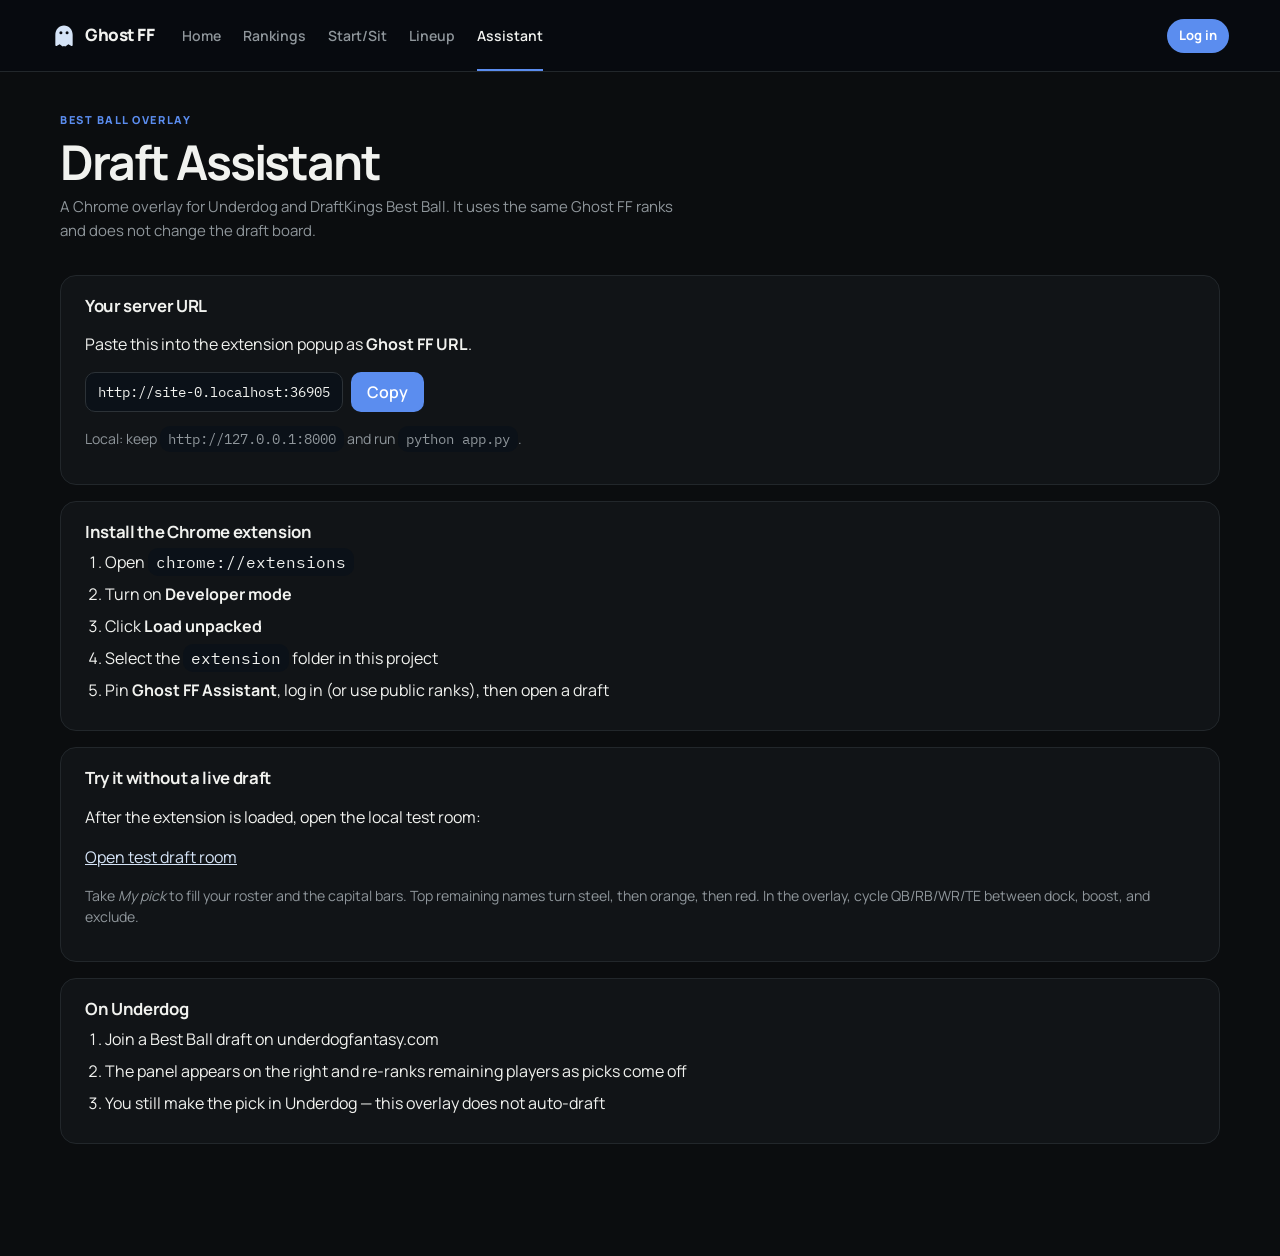
<file: assistant.html>
<!DOCTYPE html>
<html lang="en">
  <head>
    <meta charset="UTF-8" />
    <meta name="viewport" content="width=device-width, initial-scale=1.0, viewport-fit=cover" />
    <title>Assistant · Ghost FF</title>
    <link rel="stylesheet" href="brand.css?v=20261002-theme" />
    <link rel="stylesheet" href="styles.css?v=20261002-theme" />
    <link rel="stylesheet" href="ui-theme.css?v=20261002-theme" />
  </head>
  <body class="has-mobile-nav">
    <div class="app-shell">
      <div class="header-cluster">
        <div class="top-bar-chrome">
          <a class="logo-section logo-link" href="/home">
            <span class="logo-mark" aria-hidden="true"></span>
            <div class="logo-copy">
              <h1>Ghost FF</h1>
            </div>
          </a>
          <button type="button" id="nav-expand-toggle" class="nav-expand-toggle" aria-expanded="false" aria-controls="top-bar-nav">
            <span class="nav-expand-label">Menu</span>
            <span class="nav-expand-chevron" aria-hidden="true"></span>
          </button>
        </div>
        <div class="top-bar-nav" id="top-bar-nav">
          <nav class="page-nav" aria-label="Ghost FF">
            <a href="/home" class="page-link">Home</a>
            <a href="/" class="page-link">Rankings</a>
            <a href="/start-sit" class="page-link">Start/Sit</a>
            <a href="/lineup" class="page-link">Lineup</a>
            <a href="/assistant" class="page-link is-current" aria-current="page">Assistant</a>
          </nav>
          <div class="top-bar-account">
            <span id="user-display" class="user-display"></span>
            <button id="login-button" class="nav-login" type="button">Log in</button>
            <button id="logout-button" class="page-link" type="button" style="display: none;">Log out</button>
          </div>
        </div>
      </div>

      <main class="ghost-main">
        <header class="ghost-hero">
          <p class="ghost-kicker">Best Ball overlay</p>
          <h2>Draft Assistant</h2>
          <p class="ghost-lede">A Chrome overlay for Underdog and DraftKings Best Ball. It uses the same Ghost FF ranks and does not change the draft board.</p>
        </header>

        <section class="ghost-panel">
          <h2>Your server URL</h2>
          <p>Paste this into the extension popup as <strong>Ghost FF URL</strong>.</p>
          <p class="copy-row">
            <code class="ghost-copy" id="api-base"></code>
            <button id="copy-api" type="button">Copy</button>
          </p>
          <p class="ghost-note">Local: keep <code class="ghost-copy">http://127.0.0.1:8000</code> and run <code class="ghost-copy">python app.py</code>.</p>
        </section>

        <section class="ghost-panel">
          <h2>Install the Chrome extension</h2>
          <ol>
            <li>Open <code class="ghost-copy">chrome://extensions</code></li>
            <li>Turn on <strong>Developer mode</strong></li>
            <li>Click <strong>Load unpacked</strong></li>
            <li>Select the <code class="ghost-copy">extension</code> folder in this project</li>
            <li>Pin <strong>Ghost FF Assistant</strong>, log in (or use public ranks), then open a draft</li>
          </ol>
        </section>

        <section class="ghost-panel">
          <h2>Try it without a live draft</h2>
          <p>After the extension is loaded, open the local test room:</p>
          <p><a id="test-link" href="/extension/test-draft-room.html">Open test draft room</a></p>
          <p class="ghost-note">Take <em>My pick</em> to fill your roster and the capital bars. Top remaining names turn steel, then orange, then red. In the overlay, cycle QB/RB/WR/TE between dock, boost, and exclude.</p>
        </section>

        <section class="ghost-panel">
          <h2>On Underdog</h2>
          <ol>
            <li>Join a Best Ball draft on underdogfantasy.com</li>
            <li>The panel appears on the right and re-ranks remaining players as picks come off</li>
            <li>You still make the pick in Underdog — this overlay does not auto-draft</li>
          </ol>
        </section>
      </main>
    </div>
    <nav class="mobile-nav" aria-label="Mobile">
      <a href="/home">Home</a>
      <a href="/">Rankings</a>
      <a href="/start-sit">Start/Sit</a>
      <a href="/lineup">Lineup</a>
    </nav>
    <script src="account-nav.js?v=20261008-account"></script>
    <script>
      const origin = window.location.origin;
      document.getElementById('api-base').textContent = origin;
      document.getElementById('copy-api').addEventListener('click', async () => {
        await navigator.clipboard.writeText(origin);
        document.getElementById('copy-api').textContent = 'Copied';
      });
      const navToggle = document.getElementById('nav-expand-toggle');
      const headerCluster = document.querySelector('.header-cluster');
      navToggle?.addEventListener('click', () => {
        const open = headerCluster.classList.toggle('is-nav-open');
        navToggle.setAttribute('aria-expanded', open ? 'true' : 'false');
      });
    </script>
  </body>
</html>
</file>
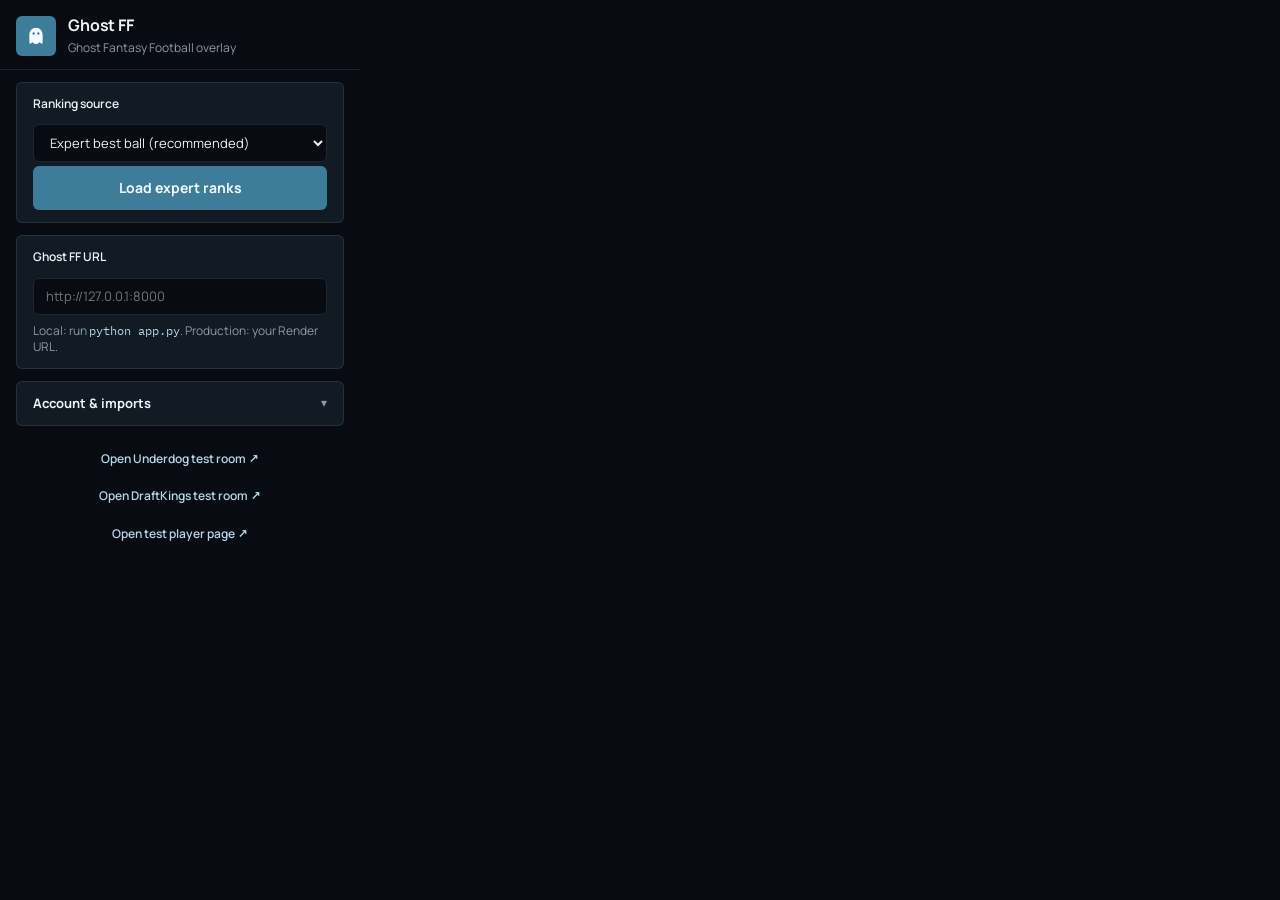
<file: extension/popup.html>
<!DOCTYPE html>
<html lang="en">
  <head>
    <meta charset="UTF-8" />
    <title>Ghost FF Assistant</title>
    <link rel="stylesheet" href="brand.css" />
    <link rel="stylesheet" href="popup.css" />
  </head>
  <body>
    <header class="popup-header">
      <div class="logo" aria-hidden="true"></div>
      <div>
        <h1>Ghost FF</h1>
        <p class="lede">Ghost Fantasy Football overlay</p>
      </div>
    </header>

    <div id="status" class="status-banner" role="status"></div>

    <section class="card">
      <label for="rank-source">Ranking source</label>
      <select id="rank-source">
        <option value="expert">Expert best ball (recommended)</option>
        <option value="csv">Imported CSV ranks</option>
        <option value="custom">My saved ranks</option>
      </select>
      <button id="public" type="button" class="primary">Load expert ranks</button>
    </section>

    <section class="card">
      <label for="api-base">Ghost FF URL</label>
      <input id="api-base" type="url" placeholder="http://127.0.0.1:8000" />
      <p class="hint">Local: run <code>python app.py</code>. Production: your Render URL.</p>
    </section>

    <details class="card collapsible">
      <summary>Account &amp; imports</summary>
      <div class="card-body">
        <label for="username">Username</label>
        <input id="username" type="text" autocomplete="username" />

        <label for="password">Password</label>
        <input id="password" type="password" autocomplete="current-password" />

        <div class="btn-row">
          <button id="login" type="button">Log in</button>
          <button id="logout" type="button" class="secondary">Log out</button>
        </div>

        <hr class="divider" />

        <label class="file-label">
          Import rank CSV
          <input id="rank-csv" type="file" accept=".csv,text/csv" />
        </label>
        <label class="file-label">
          Import lineups or exposure CSV
          <input id="exposure-csv" type="file" accept=".csv,text/csv" />
        </label>
        <p class="hint">Lineups: <code>draft_id,player,pos,team</code>. Daily teams can be 4–8 players; season-long needs 8+. Exposure-only CSV applies to the overlay's current mode (Season or Daily). Log in to keep lineups on your Ghost FF account across browsers.</p>
        <p id="ud-dict-status" class="hint">Player IDs learned: 0. Open a completed Underdog team or a live draft room to start the ID sheet.</p>
        <button id="sync-underdog" type="button" class="full">Sync Underdog lineups</button>
        <p id="portfolio-status" class="hint"></p>
        <button id="clear-csv" type="button" class="secondary full">Clear imported CSV ranks</button>
      </div>
    </details>

    <footer class="popup-footer">
      <button id="open-test" type="button" class="link-btn">Open Underdog test room ↗</button>
      <button id="open-dk-test" type="button" class="link-btn">Open DraftKings test room ↗</button>
      <button id="open-explorer" type="button" class="link-btn">Open test player page ↗</button>
    </footer>

    <script src="lib/portfolio.js"></script>
    <script src="lib/csv-import.js"></script>
    <script src="popup.js"></script>
  </body>
</html>
</file>
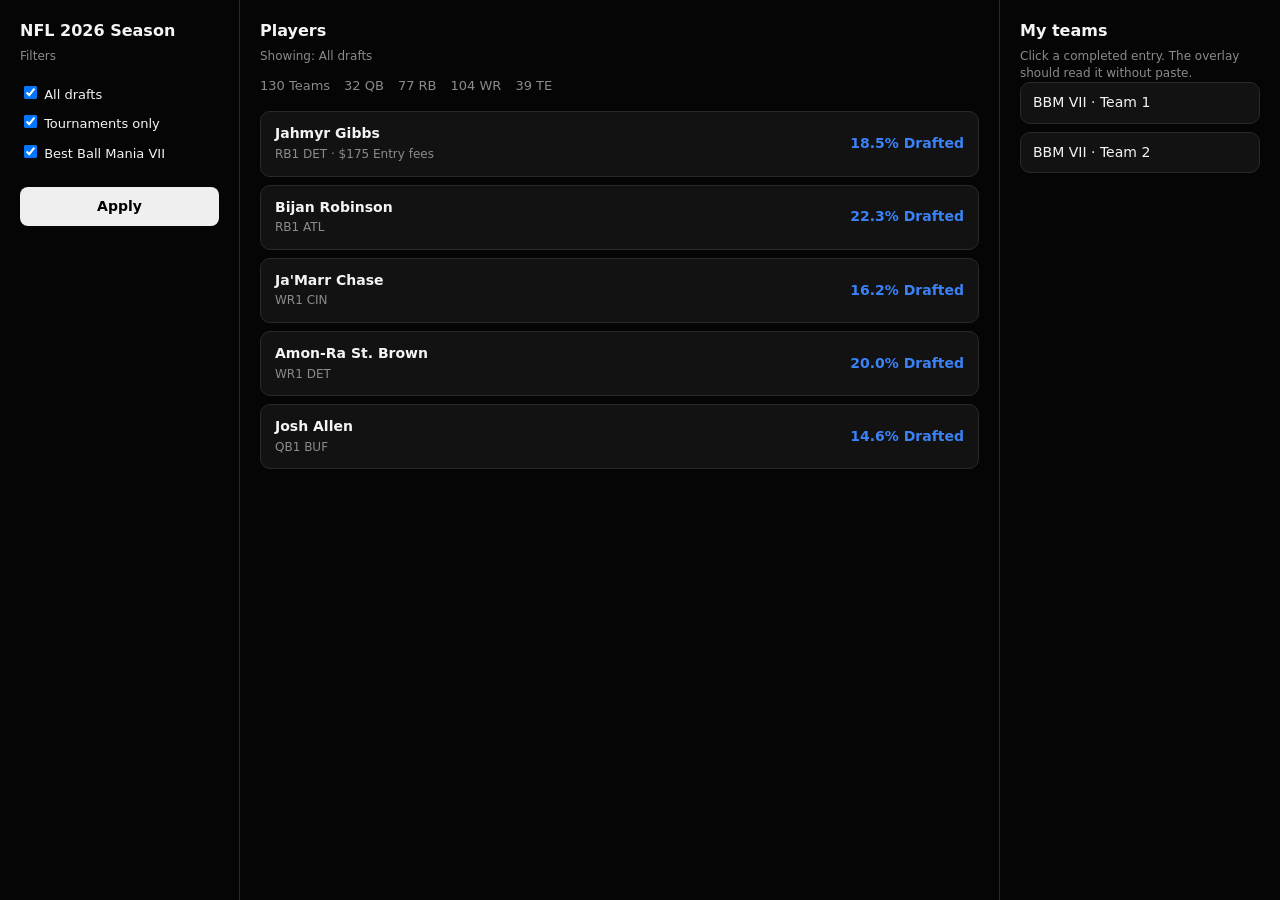
<file: extension/test-explorer.html>
<!DOCTYPE html>
<html lang="en">
  <head>
    <meta charset="UTF-8" />
    <meta name="viewport" content="width=device-width, initial-scale=1" />
    <title>Underdog Fantasy – Players (Test)</title>
    <style>
      :root {
        --bg: #050505;
        --card: #121212;
        --border: #2a2a2a;
        --text: #f4f4f5;
        --muted: #8b8b8b;
        --blue: #3b82f6;
      }
      * { box-sizing: border-box; }
      body {
        margin: 0;
        min-height: 100vh;
        font: 14px/1.4 "Segoe UI", system-ui, sans-serif;
        background: var(--bg);
        color: var(--text);
      }
      .layout {
        display: grid;
        grid-template-columns: 240px 1fr 280px;
        min-height: 100vh;
      }
      .side, .main, .card-pane {
        padding: 20px;
        border-right: 1px solid var(--border);
      }
      .card-pane { border-right: 0; }
      h1 { font-size: 16px; margin: 0 0 6px; }
      .muted { color: var(--muted); font-size: 12px; }
      .filters { margin-top: 18px; }
      .filters label { display: block; margin: 8px 0; font-size: 13px; }
      .apply {
        margin-top: 16px;
        width: 100%;
        border: 0;
        border-radius: 8px;
        padding: 10px;
        font: inherit;
        font-weight: 700;
        cursor: pointer;
      }
      .stats {
        display: flex;
        gap: 14px;
        margin: 12px 0 16px;
        color: var(--muted);
        font-size: 13px;
      }
      .player {
        background: var(--card);
        border: 1px solid var(--border);
        border-radius: 10px;
        padding: 12px 14px;
        margin-bottom: 8px;
        display: grid;
        grid-template-columns: 1fr auto;
        gap: 8px;
        align-items: center;
      }
      .player strong { display: block; }
      .pct { color: var(--blue); font-weight: 800; }
      .empty {
        margin-top: 80px;
        text-align: center;
        color: var(--muted);
      }
      .team-btn {
        display: block;
        width: 100%;
        margin: 0 0 8px;
        padding: 10px 12px;
        border: 1px solid var(--border);
        border-radius: 10px;
        background: var(--card);
        color: var(--text);
        font: inherit;
        text-align: left;
        cursor: pointer;
      }
      .team-btn:hover, .team-btn.is-on { border-color: var(--blue); }
      .completed-roster {
        margin-top: 16px;
        padding: 12px;
        border: 1px solid var(--border);
        border-radius: 10px;
        background: var(--card);
        font-size: 13px;
        line-height: 1.55;
        white-space: pre-line;
      }
    </style>
  </head>
  <body data-fds-test-explorer="1">
    <div class="layout">
      <aside class="side">
        <h1>NFL 2026 Season</h1>
        <div class="muted">Filters</div>
        <div class="filters">
          <label><input type="checkbox" checked /> All drafts</label>
          <label><input type="checkbox" checked /> Tournaments only</label>
          <label><input type="checkbox" checked /> Best Ball Mania VII</label>
        </div>
        <button class="apply" type="button">Apply</button>
      </aside>
      <main class="main">
        <h1>Players</h1>
        <div class="muted">Showing: All drafts</div>
        <div class="stats">
          <span>130 Teams</span>
          <span>32 QB</span>
          <span>77 RB</span>
          <span>104 WR</span>
          <span>39 TE</span>
        </div>
        <div class="player" data-fds-exposure-player="Jahmyr Gibbs" data-pos="RB" data-team="DET" data-pct="18.5">
          <div>
            <strong>Jahmyr Gibbs</strong>
            <span class="muted">RB1 DET · $175 Entry fees</span>
          </div>
          <div class="pct">18.5% Drafted</div>
        </div>
        <div class="player" data-fds-exposure-player="Bijan Robinson" data-pos="RB" data-team="ATL" data-pct="22.3">
          <div>
            <strong>Bijan Robinson</strong>
            <span class="muted">RB1 ATL</span>
          </div>
          <div class="pct">22.3% Drafted</div>
        </div>
        <div class="player" data-fds-exposure-player="Ja'Marr Chase" data-pos="WR" data-team="CIN" data-pct="16.2">
          <div>
            <strong>Ja'Marr Chase</strong>
            <span class="muted">WR1 CIN</span>
          </div>
          <div class="pct">16.2% Drafted</div>
        </div>
        <div class="player" data-fds-exposure-player="Amon-Ra St. Brown" data-pos="WR" data-team="DET" data-pct="20.0">
          <div>
            <strong>Amon-Ra St. Brown</strong>
            <span class="muted">WR1 DET</span>
          </div>
          <div class="pct">20.0% Drafted</div>
        </div>
        <div class="player" data-fds-exposure-player="Josh Allen" data-pos="QB" data-team="BUF" data-pct="14.6">
          <div>
            <strong>Josh Allen</strong>
            <span class="muted">QB1 BUF</span>
          </div>
          <div class="pct">14.6% Drafted</div>
        </div>
      </main>
      <aside class="card-pane">
        <h1>My teams</h1>
        <div class="muted">Click a completed entry. The overlay should read it without paste.</div>
        <button class="team-btn" type="button" data-team="1">BBM VII · Team 1</button>
        <button class="team-btn" type="button" data-team="2">BBM VII · Team 2</button>
        <div id="completed-roster" class="completed-roster" data-fds-completed-team hidden></div>
      </aside>
    </div>
    <script>
      const teams = {
        1: [
          'Josh Allen QB BUF',
          'Jahmyr Gibbs RB DET',
          'James Cook III RB BUF',
          'Amon-Ra St. Brown WR DET',
          'Jaxon Smith-Njigba WR SEA',
          'Nico Collins WR HOU',
          'Drake London WR ATL',
          'Brock Bowers TE LV',
          'Brock Purdy QB SF',
          'Jonathan Taylor RB IND',
          'Calvin Ridley WR TEN',
          'Sam LaPorta TE DET'
        ],
        2: [
          'Lamar Jackson QB BAL',
          'Bijan Robinson RB ATL',
          'Derrick Henry RB BAL',
          'Ja\'Marr Chase WR CIN',
          'Justin Jefferson WR MIN',
          'Puka Nacua WR LAR',
          'Brian Thomas Jr. WR JAX',
          'George Kittle TE SF',
          'Brock Purdy QB SF',
          'Kyren Williams RB LAR',
          'Marvin Harrison Jr. WR ARI',
          'Brock Bowers TE LV'
        ]
      };
      const roster = document.getElementById('completed-roster');
      document.querySelectorAll('.team-btn').forEach((button) => {
        button.addEventListener('click', () => {
          document.querySelectorAll('.team-btn').forEach((other) => other.classList.toggle('is-on', other === button));
          const lines = teams[button.getAttribute('data-team')] || [];
          roster.hidden = false;
          roster.textContent = lines.join('\n');
        });
      });
    </script>
  </body>
</html>
</file>
<file: brand.css>
/* Ghost FF brand tokens. Load this file first on every Ghost surface. */

@import url("https://fonts.googleapis.com/css2?family=Manrope:wght@400;500;600;700;800&family=IBM+Plex+Mono:wght@400;600&display=swap");

:root,
:host,
.fds-root {
  color-scheme: dark;

  --bg: #0b0d0f;
  --header-bg: #0b0d0f;
  --paper: #111417;
  --panel: #171b1f;
  --border: #2c3237;
  --border-soft: #22272b;
  --text: #f1f2ef;
  --muted: #8f969b;
  --accent: #5b8def;
  --accent-hover: #6f9af0;
  --accent-deep: #3d6ec4;
  --ice: #d5e4f7;
  --on-accent: #ffffff;
  --danger: #d96c67;
  --success: #7eb78b;
  --warning: #c79a54;
  --sit: #d96c67;

  --pos-qb: #c4a574;
  --pos-rb: #2f9e6b;
  --pos-wr: #c4845a;
  --pos-te: #3d7d9a;
  --pos-k: #c4a574;
  --pos-def: #8e9aab;
  --pos-flex: #b7d6e8;

  --font-sans: "Manrope", "Segoe UI", system-ui, sans-serif;
  --font-mono: "IBM Plex Mono", ui-monospace, Consolas, monospace;
  --weight-regular: 400;
  --weight-medium: 600;
  --weight-bold: 700;
  --tracking-header: -0.01em;
  --leading-body: 1.5;
  --leading-header: 1.2;

  --radius-sm: 8px;
  --radius: 10px;
  --radius-card: 16px;
  --radius-full: 50%;

  --space-1: 4px;
  --space-2: 8px;
  --space-3: 12px;
  --space-4: 16px;
  --space-5: 20px;
  --space-6: 24px;
  --space-8: 32px;
  --space-10: 40px;
  --space-12: 48px;
  --space-16: 64px;
  --space-24: 96px;

  --fds-bg: var(--bg);
  --fds-surface: var(--paper);
  --fds-border: var(--border-soft);
  --fds-muted: var(--muted);
  --fds-accent: var(--accent);
  --fds-green: var(--success);

  --ghost-mark: url("data:image/svg+xml,%3Csvg xmlns='http://www.w3.org/2000/svg' viewBox='0 0 24 24'%3E%3Cpath fill='%23000' fill-rule='evenodd' d='M12 2.2C7.4 2.2 4 6 4 10.9v9.5c0 .8.9 1.2 1.6.7L8 19.6l2.1 1.7c.5.4 1.3.4 1.8 0l.1-.1.1.1c.5.4 1.3.4 1.8 0L16 19.6l2.4 1.5c.7.5 1.6.1 1.6-.7v-9.5C20 6 16.6 2.2 12 2.2zM9.15 10.35a1.4 1.4 0 1 0 0-2.8 1.4 1.4 0 0 0 0 2.8zm5.7 0a1.4 1.4 0 1 0 0-2.8 1.4 1.4 0 0 0 0 2.8z'/%3E%3C/svg%3E");
}

*,
*::before,
*::after {
  box-sizing: border-box;
}

html,
body {
  max-width: 100%;
  overflow-x: hidden;
}

body {
  margin: 0;
  background: var(--bg);
  color: var(--text);
  font-family: var(--font-sans);
  font-weight: var(--weight-regular);
  line-height: var(--leading-body);
  -webkit-text-size-adjust: 100%;
}

button,
input,
select,
textarea {
  font: inherit;
}

h1, h2, h3, h4 {
  font-weight: var(--weight-bold);
  letter-spacing: var(--tracking-header);
  line-height: var(--leading-header);
}

code, kbd, pre, samp {
  font-family: var(--font-mono);
  font-variant-numeric: tabular-nums;
}

.rankings-table td.col-rank,
.rankings-table td.col-adp,
.rankings-table td.col-expert,
.rankings-table td.col-adp-diff,
.rankings-table td.col-personal-diff,
.rankings-table td.col-sos,
.rankings-table td.col-team,
.proj-table td,
.fds-slate-table,
.fds-playoff-table {
  font-family: var(--font-mono);
  font-variant-numeric: tabular-nums;
}
</file>
<file: styles.css>
/* Layout and components. Tokens live in brand.css — load that file first. */

.app-shell {
  min-height: 100vh;
  min-width: 0;
  max-width: 100%;
  display: flex;
  flex-direction: column;
}

.ghost-main {
  width: min(1080px, calc(100% - 32px));
  margin: 0 auto;
  padding: 32px 0 96px;
}

.ghost-hero {
  max-width: 40rem;
  margin-bottom: 32px;
}

.ghost-hero h2 {
  margin: 0 0 8px;
  font-size: clamp(1.55rem, 3.2vw, 2.15rem);
  font-weight: 700;
  letter-spacing: var(--tracking-header);
  line-height: 1.2;
}

.ghost-kicker {
  margin: 0 0 8px;
  color: var(--ice);
  font-size: 0.82rem;
  font-weight: 700;
}

.ghost-lede {
  margin: 0;
  color: var(--muted);
  font-size: 1.02rem;
  line-height: 1.6;
}

.copy-row .ghost-copy {
  padding: 8px 12px;
  border-radius: var(--radius);
  border: 1px solid rgba(183, 214, 232, 0.12);
  font-size: 0.9rem;
}

.ghost-panel {
  padding: 20px 24px;
  margin-bottom: 16px;
  border: 1px solid var(--border-soft);
  border-radius: var(--radius);
  background: var(--paper);
}

.ghost-panel h2 {
  margin: 0 0 8px;
  font-size: 1.05rem;
}

.ghost-panel ol {
  margin: 0;
  padding-left: 20px;
}

.ghost-panel li {
  margin: 8px 0;
}

.ghost-note {
  color: var(--muted);
  font-size: 0.88rem;
}

.ghost-main a {
  color: var(--ice);
}

.copy-row {
  display: flex;
  gap: 8px;
  align-items: center;
  flex-wrap: wrap;
}

.ghost-copy {
  font-family: var(--font-mono);
  font-variant-numeric: tabular-nums;
  background: #0b1118;
  padding: 4px 8px;
  border-radius: var(--radius);
}

.copy-row .ghost-copy {
  padding: 8px 12px;
  border-radius: var(--radius);
  border: 1px solid rgba(183, 214, 232, 0.12);
  font-size: 0.9rem;
}

.header-cluster,
.top-bar {
  position: sticky;
  top: 0;
  z-index: 40;
  display: flex;
  flex-direction: row;
  align-items: center;
  gap: 16px;
  padding: 8px 16px;
  background: var(--header-bg);
  border-bottom: 1px solid var(--border);
  height: auto;
  overflow: visible;
}

.top-bar-chrome {
  display: flex;
  align-items: center;
  gap: 8px;
  flex: 0 0 auto;
  min-width: 0;
}

.logo-section {
  display: flex;
  align-items: center;
  gap: 8px;
  flex: 0 0 auto;
  min-width: 0;
}

.logo-link {
  text-decoration: none;
  color: inherit;
}

.logo-mark {
  display: grid;
  place-items: center;
  width: 20px;
  height: 20px;
  border-radius: 0;
  background: transparent;
  color: var(--ice);
  font-size: 0;
}

.logo-mark::before {
  content: "";
  width: 20px;
  height: 20px;
  background: currentColor;
  -webkit-mask: var(--ghost-mark) center / contain no-repeat;
  mask: var(--ghost-mark) center / contain no-repeat;
}

.logo-copy {
  min-width: 0;
}

.logo-section h1 {
  margin: 0;
  font-size: 0.98rem;
  font-weight: 700;
  letter-spacing: var(--tracking-header);
  line-height: 1.2;
  color: var(--text);
  white-space: nowrap;
}

.logo-copy p {
  display: none;
}

/* Visible by default; hidden only on wide desktops */
.nav-expand-toggle {
  display: inline-flex;
  align-items: center;
  justify-content: center;
  gap: 8px;
  flex: 0 0 auto;
  min-width: 44px;
  min-height: 40px;
  padding: 0 12px;
  border: 1px solid var(--border);
  border-radius: var(--radius);
  background: transparent;
  color: var(--text);
  font-size: 0.82rem;
  font-weight: 600;
  cursor: pointer;
}

.nav-expand-chevron {
  display: inline-block;
  width: 8px;
  height: 8px;
  border-right: 2px solid currentColor;
  border-bottom: 2px solid currentColor;
  transform: rotate(45deg);
  transition: transform 0.18s ease;
  margin-top: -3px;
}

.top-bar.is-nav-open .nav-expand-chevron {
  transform: rotate(-135deg);
  margin-top: 3px;
}

.top-bar-nav {
  display: flex;
  flex-direction: row;
  align-items: center;
  gap: 8px;
  flex: 1 1 auto;
  min-width: 0;
}

.page-nav {
  display: inline-flex;
  align-items: center;
  gap: 16px;
  padding: 0;
  border: 0;
  background: transparent;
}

.page-link {
  display: inline-flex;
  align-items: center;
  min-height: 32px;
  padding: 0;
  border: 0;
  border-radius: 0;
  background: transparent;
  color: var(--muted);
  font-size: 0.88rem;
  font-weight: 600;
  text-decoration: none;
  cursor: pointer;
  box-shadow: none;
}

.page-link:hover {
  color: var(--text);
  background: transparent;
}

.page-link.is-current {
  color: var(--text);
  box-shadow: inset 0 -2px 0 var(--accent);
}

.header-cluster.is-nav-open .nav-expand-chevron,
.top-bar.is-nav-open .nav-expand-chevron {
  transform: rotate(-135deg);
  margin-top: 3px;
}

.top-bar-account {
  display: flex;
  flex-direction: row;
  align-items: center;
  gap: 8px;
  flex: 0 0 auto;
  margin-left: auto;
}

.draft-dock,
.top-bar > .draft-controls {
  display: flex;
  align-items: center;
  flex: 0 1 auto;
  width: min(1400px, calc(100% - 48px));
  max-width: none;
  min-width: 0;
  gap: 8px;
  margin: 16px auto 0;
  padding: 6px 8px 6px 12px;
  background: var(--paper);
  border: 1px solid rgba(183, 214, 232, 0.12);
  border-radius: var(--radius);
}

.draft-dock[hidden] {
  display: none !important;
}

.settings-bar {
  display: flex;
  align-items: center;
  gap: 8px;
  flex: 1 1 auto;
  min-width: 0;
}

/* Wide desktop: full horizontal nav, no menu button */
@media (min-width: 1101px) {
  .nav-expand-toggle {
    display: none !important;
  }

  .top-bar-nav {
    display: flex !important;
    flex-direction: row;
    align-items: center;
    flex: 1 1 auto;
    width: auto;
    gap: 8px;
  }

  .top-bar-account {
    margin-left: auto;
  }

  .logo-copy p {
    display: block;
  }
}

/* Compact screens handled primarily by inline critical CSS in index.html */
@media (max-width: 1100px) {
  .col-adp-diff,
  .col-personal-diff,
  .col-sos {
    display: none;
  }

  body.compact-metric-expert .col-adp {
    display: none;
  }

  body.compact-metric-adp .col-expert {
    display: none;
  }

  .header-cluster {
    flex-direction: column;
    align-items: stretch;
    gap: 0;
    padding: 0;
    padding-top: env(safe-area-inset-top, 0px);
  }

  .top-bar-chrome {
    width: 100%;
    justify-content: space-between;
    min-height: 56px;
    padding: 10px 12px;
  }

  .logo-copy p {
    display: none;
  }

  .top-bar-nav {
    display: none;
    flex-direction: column;
    width: 100%;
    padding: 0 12px 12px;
    border-top: 1px solid rgba(183, 214, 232, 0.08);
  }

  .header-cluster.is-nav-open .top-bar-nav {
    display: flex;
  }

  .top-bar-nav > * {
    width: 100%;
  }

  .page-nav {
    width: 100%;
    display: flex;
    flex-direction: column;
    align-items: flex-start;
    gap: 8px;
  }

  .page-nav .page-link {
    min-height: 40px;
  }

  .top-bar-account {
    margin-left: 0;
    flex-direction: column;
    align-items: stretch;
    width: 100%;
  }
}

.nav-control,
.nav-search {
  display: flex;
  align-items: center;
  min-width: 0;
  background: rgba(255, 255, 255, 0.04);
  border: 1px solid rgba(183, 214, 232, 0.1);
  border-radius: var(--radius);
}

.nav-control {
  flex: 0 0 auto;
}

.nav-search {
  flex: 1 1 280px;
  max-width: 420px;
  padding: 4px;
}

.draft-dock.nav-search {
  flex: 0 1 auto;
  width: min(1400px, calc(100% - 48px));
  max-width: none;
  border-radius: var(--radius);
  background: var(--paper);
  border: 1px solid rgba(183, 214, 232, 0.12);
}

.draft-dock[hidden] {
  display: none !important;
}

.nav-select,
.top-bar .compact-select {
  appearance: none;
  -webkit-appearance: none;
  min-height: 36px;
  padding: 0 32px 0 12px;
  border: 0;
  background: transparent url("data:image/svg+xml,%3Csvg xmlns='http://www.w3.org/2000/svg' width='12' height='12' viewBox='0 0 12 12'%3E%3Cpath fill='%239ca3af' d='M3 4.5L6 8l3-3.5'/%3E%3C/svg%3E") no-repeat right 12px center;
  color: var(--text);
  font-size: 0.85rem;
  font-weight: 600;
  border-radius: var(--radius);
  cursor: pointer;
}

.nav-select:hover,
.top-bar .compact-select:hover {
  border-color: transparent;
}

.nav-search .compact-input {
  flex: 1 1 auto;
  width: 100%;
  min-width: 0;
  max-width: 100%;
  min-height: 32px;
  padding: 0 12px;
  border: 0;
  background: transparent;
  box-shadow: none;
  font-size: 0.85rem;
}

.nav-search .compact-input:hover,
.nav-search .compact-input:focus {
  border-color: transparent;
  box-shadow: none;
}

.nav-sync {
  flex: 0 0 auto;
  min-height: 30px;
  padding: 0 14px;
  border-radius: var(--radius);
  font-size: 0.8rem;
  font-weight: 700;
  white-space: nowrap;
}

.nav-sync-secondary {
  background: transparent;
  border: 1px solid rgba(255, 255, 255, 0.18);
  color: var(--text);
}

.nav-sync-secondary:hover {
  background: rgba(255, 255, 255, 0.08);
}

.nav-sync:disabled {
  opacity: 0.6;
  cursor: wait;
}

.manual-mode-btn {
  display: inline-flex;
  align-items: center;
  gap: 8px;
  flex: 0 0 auto;
  min-height: 36px;
  padding: 0 14px;
  border: 1px solid rgba(255, 255, 255, 0.12);
  border-radius: var(--radius);
  background: rgba(255, 255, 255, 0.04);
  color: var(--muted);
  font-size: 0.82rem;
  font-weight: 700;
  cursor: pointer;
  transition: background 0.15s ease, border-color 0.15s ease, color 0.15s ease;
}

.manual-mode-btn:hover {
  background: rgba(255, 255, 255, 0.08);
  color: var(--text);
}

.manual-mode-dot {
  width: 8px;
  height: 8px;
  border-radius: 50%;
  background: #6b7280;
  box-shadow: none;
}

.manual-mode-btn.is-enabled {
  border-color: rgba(47, 158, 107, 0.4);
  background: rgba(47, 158, 107, 0.14);
  color: #b7e4cc;
}

.manual-mode-btn.is-enabled:hover {
  background: rgba(47, 158, 107, 0.22);
  color: #d5f0e0;
}

.manual-mode-btn.is-enabled .manual-mode-dot {
  background: var(--success);
}

.manual-search-wrap {
  position: relative;
  flex: 1 1 auto;
  min-width: 0;
}

.manual-search-suggestions {
  position: absolute;
  top: calc(100% + 6px);
  left: 0;
  right: 0;
  z-index: 60;
  max-height: 260px;
  overflow-y: auto;
  padding: 6px;
  border: 1px solid rgba(255, 255, 255, 0.12);
  border-radius: var(--radius);
  background: #111827;
  box-shadow: 0 12px 28px rgba(0, 0, 0, 0.45);
}

.manual-search-suggestion {
  display: grid;
  grid-template-columns: 26px minmax(0, 1fr) auto;
  align-items: center;
  gap: 8px;
  width: 100%;
  padding: 8px 10px;
  border: 0;
  border-radius: var(--radius);
  background: transparent;
  color: var(--text);
  text-align: left;
  cursor: pointer;
}

.manual-search-suggestion:hover,
.manual-search-suggestion.is-active {
  background: rgba(61, 125, 154, 0.18);
}

.manual-search-suggestion-name {
  font-size: 0.85rem;
  font-weight: 600;
}

.manual-search-suggestion-meta {
  color: var(--muted);
  font-size: 0.75rem;
  white-space: nowrap;
}

.manual-search-empty {
  padding: 10px;
  color: var(--muted);
  font-size: 0.82rem;
}

.nav-btn,
.nav-login {
  display: inline-flex;
  align-items: center;
  justify-content: center;
  min-height: 34px;
  padding: 0 12px;
  border-radius: var(--radius);
  font-size: 0.82rem;
  font-weight: 600;
  cursor: pointer;
}

a.nav-btn {
  text-decoration: none;
  color: inherit;
  box-sizing: border-box;
}

a.nav-btn.is-current {
  background: var(--accent);
  border-color: transparent;
  color: #f4fbff;
}

.nav-btn {
  background: rgba(255, 255, 255, 0.04);
  color: var(--text);
  border: 1px solid rgba(255, 255, 255, 0.08);
}

.nav-btn:hover {
  background: rgba(255, 255, 255, 0.08);
  border-color: rgba(255, 255, 255, 0.14);
}

.nav-login {
  background: var(--ice);
  color: #0b1218;
}

.nav-login:hover {
  background: #d5e8f3;
}

label.nav-btn {
  margin: 0;
  line-height: 1;
  box-sizing: border-box;
}

.compact-select {
  padding: 6px 10px;
  border: 1px solid var(--border);
  background: var(--bg);
  color: var(--text);
  border-radius: 6px;
  font-size: 0.85rem;
  min-height: 32px;
  cursor: pointer;
}

.compact-select:hover {
  border-color: var(--accent);
}

.checkbox-label {
  display: flex;
  align-items: center;
  gap: 6px;
  font-size: 0.85rem;
  color: var(--text);
  cursor: pointer;
}

.checkbox-label input {
  width: auto;
  min-height: auto;
  cursor: pointer;
}

.compact-input {
  padding: 6px 10px;
  border: 1px solid var(--border);
  background: var(--bg);
  color: var(--text);
  border-radius: 6px;
  font-size: 0.85rem;
  min-height: 32px;
  min-width: 150px;
}

.compact-input:hover {
  border-color: var(--accent);
}

.compact-input:focus {
  outline: none;
  border-color: var(--accent);
  box-shadow: 0 0 0 2px rgba(61, 125, 154, 0.22);
}

.compact-button {
  padding: 8px 16px;
  border-radius: var(--radius);
  font-size: 0.85rem;
  font-weight: 600;
  min-height: 32px;
}

.user-section {
  display: flex;
  align-items: center;
  gap: 8px;
  flex: 0 0 auto;
  margin-left: auto;
}

.user-display {
  max-width: 140px;
  overflow: hidden;
  text-overflow: ellipsis;
  white-space: nowrap;
  font-size: 0.82rem;
  font-weight: 700;
  color: var(--text);
}

.user-display:empty {
  display: none;
}

.main-content {
  flex: 1;
  min-width: 0;
  padding: 16px 24px 32px;
  max-width: 1400px;
  margin: 0 auto;
  width: 100%;
}

.csv-help-banner {
  display: flex;
  align-items: flex-start;
  justify-content: space-between;
  gap: 16px;
  margin-bottom: 16px;
  padding: 16px 16px;
  background: rgba(61, 125, 154, 0.1);
  border: 1px solid rgba(183, 214, 232, 0.16);
  border-radius: var(--radius);
}

.csv-help-copy {
  min-width: 0;
}

.csv-help-copy strong {
  display: block;
  margin-bottom: 4px;
  color: var(--text);
  font-size: 0.92rem;
}

.csv-help-copy p {
  margin: 0;
  color: var(--muted);
  font-size: 0.85rem;
  line-height: 1.45;
}

.csv-help-copy code,
.csv-help-copy em {
  color: var(--text);
  font-style: normal;
  font-weight: 700;
}

.csv-help-copy code {
  font-family: var(--font-mono);
  font-weight: 600;
}

.csv-help-dismiss {
  flex: 0 0 auto;
  white-space: nowrap;
}

.filters-bar {
  display: flex;
  align-items: center;
  justify-content: space-between;
  margin-bottom: 16px;
  gap: 12px;
}

.filters-bar-main {
  display: flex;
  align-items: center;
  gap: 12px;
  min-width: 0;
  flex: 1 1 auto;
}

.position-filters {
  display: flex;
  gap: 4px;
  flex-wrap: wrap;
  padding: 0;
  border: 0;
  background: transparent;
}

.chip-filter {
  padding: 4px 8px;
  border: 0;
  background: transparent;
  color: var(--muted);
  border-radius: 0;
  font-size: 0.82rem;
  font-weight: 600;
  cursor: pointer;
}

.chip-filter:hover {
  color: var(--text);
  background: transparent;
}

.chip-filter.is-active {
  background: transparent;
  color: var(--text);
  box-shadow: inset 0 -2px 0 var(--accent);
}

.action-buttons,
.board-toolbar {
  display: flex;
  flex-wrap: wrap;
  gap: 8px;
  align-items: center;
}

.board-menu {
  position: relative;
}

.board-toolbar #save-rankings {
  min-height: 32px;
  height: 32px;
  padding: 0 12px;
  font-size: 0.85rem;
  font-weight: 600;
  line-height: 1;
  box-sizing: border-box;
}

.board-menu summary {
  list-style: none;
  cursor: pointer;
  min-height: 32px;
  height: 32px;
  padding: 0 12px;
  border: 1px solid var(--border);
  border-radius: var(--radius);
  color: var(--text);
  font-weight: 600;
  font-size: 0.85rem;
  line-height: 1;
  display: inline-flex;
  align-items: center;
  user-select: none;
  box-sizing: border-box;
}

.board-menu summary::-webkit-details-marker {
  display: none;
}

.board-menu-panel {
  position: absolute;
  right: 0;
  top: calc(100% + 4px);
  z-index: 30;
  min-width: 160px;
  display: grid;
  gap: 4px;
  padding: 8px;
  background: var(--paper);
  border: 1px solid var(--border);
  border-radius: var(--radius);
}

.board-menu-panel button,
.board-menu-panel label {
  display: flex;
  align-items: center;
  width: 100%;
  margin: 0;
  min-height: 32px;
  padding: 0 8px;
  border: 1px solid var(--border);
  border-radius: var(--radius);
  background: transparent;
  color: var(--text);
  font: inherit;
  font-size: 0.85rem;
  font-weight: 600;
  text-align: left;
  cursor: pointer;
}

.board-menu-panel button:hover,
.board-menu-panel label:hover {
  background: rgba(183, 214, 232, 0.08);
}

.ranking-status-bar {
  padding: 0 0 8px;
  background: transparent;
  border: 0;
  border-radius: 0;
  margin-bottom: 8px;
  font-size: 0.8rem;
  color: var(--muted);
  font-weight: 400;
}

.table-container {
  background: var(--paper);
  border: 1px solid rgba(183, 214, 232, 0.1);
  border-radius: var(--radius);
  overflow: auto;
  max-width: 100%;
  max-height: 70vh;
}

.rankings-table {
  width: 100%;
  border-collapse: collapse;
}

.rankings-table thead {
  background: var(--header-bg);
  position: sticky;
  top: 0;
  z-index: 10;
}

.rankings-table th,
.rankings-table td {
  padding: 12px 16px;
  text-align: left;
  border-bottom: 1px solid var(--border);
}

.rankings-table th {
  font-family: var(--font-sans);
  font-size: 0.72rem;
  font-weight: 600;
  letter-spacing: 0;
  text-transform: none;
  color: var(--muted);
  cursor: pointer;
  user-select: none;
}

.player-rank {
  display: none;
  font-family: var(--font-mono);
  font-variant-numeric: tabular-nums;
  font-weight: 600;
  color: var(--muted);
  min-width: 1.5rem;
  flex: 0 0 auto;
}

.rankings-table th:hover {
  color: var(--text);
}

.rankings-table th.is-sorted {
  background: rgba(61, 125, 154, 0.14);
  box-shadow: inset 0 -2px 0 var(--accent);
  color: var(--ice);
}

.rankings-table th.is-sorted::after {
  content: ' ▾';
  font-size: 0.8em;
}

.rankings-table th.is-sorted.asc::after {
  content: ' ▴';
}

.col-proj {
  text-align: right;
  font-variant-numeric: tabular-nums;
  font-weight: 700;
}

/* Phone: Rank, Player, metric, Mark */
@media (max-width: 768px) {
  .col-team,
  .col-adp-diff,
  .col-personal-diff,
  .col-sos {
    display: none;
  }

  .th-full {
    display: none;
  }

  .th-short {
    display: inline;
  }

  body.compact-metric-expert .col-adp {
    display: none;
  }

  body.compact-metric-adp .col-expert {
    display: none;
  }

  .manual-search-suggestions {
    top: auto;
    bottom: calc(100% + 8px);
    max-height: min(42vh, 320px);
  }

  .manual-search-suggestion {
    min-height: 44px;
    padding: 12px 12px;
  }

  .manual-search-suggestion-name {
    font-size: 0.95rem;
  }

  .nav-sync {
    min-height: 44px;
    padding: 0 16px;
    font-size: 0.88rem;
  }

  .top-bar .compact-input {
    min-height: 44px;
    font-size: 1rem;
  }

  .logo-copy h1 {
    font-size: 0.88rem;
  }

  .main-content {
    padding: 12px 12px 8px;
  }

  .csv-help-banner {
    flex-direction: column;
  }

  .csv-help-dismiss {
    align-self: flex-end;
  }

  .filters-bar {
    align-items: stretch;
    flex-direction: column;
    flex-wrap: nowrap;
    gap: 8px;
  }

  .filters-bar-main {
    flex-direction: column;
    align-items: stretch;
    gap: 8px;
  }

  .action-buttons {
    width: 100%;
    display: flex;
    flex-wrap: wrap;
    gap: 8px;
  }

  .action-buttons .compact-button {
    flex: 1 1 calc(50% - 8px);
    min-height: 40px;
  }

  .position-filters {
    flex-wrap: nowrap;
    overflow-x: auto;
    -webkit-overflow-scrolling: touch;
    scrollbar-width: none;
    padding-bottom: 2px;
  }

  .position-filters::-webkit-scrollbar {
    display: none;
  }

  .chip-filter {
    flex: 0 0 auto;
    min-height: 40px;
    padding: 8px 12px;
    font-size: 0.9rem;
  }

  .adp-selector .compact-select {
    width: 100%;
    min-height: 40px;
  }

  .drafted-hint {
    display: none;
  }
}

/* Tablet refinements */
@media (min-width: 769px) and (max-width: 1100px) {
  .compact-select,
  .compact-input {
    font-size: 0.85rem;
    padding: 6px 10px;
  }

  .nav-sync {
    min-height: 36px;
  }

  .rankings-table,
  .comparison-table th,
  .comparison-table td {
    padding: 10px 12px;
    font-size: 0.84rem;
  }

  .filters-bar {
    flex-wrap: wrap;
  }

  .position-filters {
    flex-wrap: nowrap;
    overflow-x: auto;
    -webkit-overflow-scrolling: touch;
    scrollbar-width: none;
  }

  .position-filters::-webkit-scrollbar {
    display: none;
  }

  .chip-filter {
    flex: 0 0 auto;
    min-height: 36px;
  }

  .row-draft-btn {
    min-height: 34px;
    padding: 0 12px;
  }
}

.rankings-table tbody tr {
  transition: background 0.15s ease;
}

.rankings-table tbody tr:hover {
  background: rgba(183, 214, 232, 0.04);
}

.rankings-table tbody tr.drafted-row {
  opacity: 0.4;
}

.rankings-table td {
  font-size: 0.9rem;
}

.player-cell {
  display: flex;
  align-items: center;
  gap: 8px;
  min-width: 0;
}

.player-rank {
  display: none;
}

.player-photo {
  position: relative;
  display: grid;
  place-items: center;
  flex: 0 0 auto;
  width: 32px;
  height: 32px;
  overflow: hidden;
  border-radius: 50%;
  background: rgba(61, 125, 154, 0.22);
  color: var(--ice);
  font-size: 0.62rem;
  font-weight: 700;
  letter-spacing: 0.02em;
}

.player-photo.is-dst {
  border-radius: var(--radius);
  padding: 4px;
  background: rgba(8, 12, 18, 0.55);
}

.player-photo img {
  position: absolute;
  inset: 0;
  z-index: 1;
  width: 100%;
  height: 100%;
  object-fit: cover;
  object-position: top center;
}

.player-photo.has-photo .player-initials,
.player-photo:has(img) .player-initials {
  display: none;
}

.player-photo.is-dst img {
  object-fit: contain;
  padding: 4px;
}

.player-photo.is-chip,
.player-photo.is-suggest {
  width: 26px;
  height: 26px;
  font-size: 0.55rem;
}

.player-name {
  flex: 1 1 auto;
  min-width: 0;
  font-weight: 600;
  overflow: hidden;
  text-overflow: ellipsis;
  white-space: nowrap;
}

.selected-row {
  outline: 1px solid rgba(61, 125, 154, 0.55);
  background: rgba(61, 125, 154, 0.12) !important;
}

.unmatched-section {
  margin-top: 20px;
  padding: 16px;
  background: var(--bg);
  border: 1px solid var(--border);
  border-radius: var(--radius);
}

.drafted-section {
  margin-top: 20px;
  padding: 16px;
  background: rgba(255, 255, 255, 0.02);
  border: 1px solid var(--border);
  border-radius: var(--radius);
}

.drafted-section-header {
  display: flex;
  flex-direction: column;
  gap: 4px;
  margin-bottom: 12px;
}

.drafted-section-header h3 {
  margin: 0;
  font-size: 1rem;
  display: flex;
  align-items: center;
  gap: 8px;
}

.drafted-count {
  display: inline-flex;
  align-items: center;
  justify-content: center;
  min-width: 1.6rem;
  padding: 0 6px;
  border-radius: var(--radius);
  background: rgba(61, 125, 154, 0.2);
  color: var(--ice);
  font-size: 0.8rem;
  font-weight: 700;
}

.drafted-hint {
  margin: 0;
  color: var(--muted);
  font-size: 0.82rem;
}

.drafted-list {
  display: flex;
  flex-wrap: wrap;
  gap: 8px;
  max-height: 180px;
  overflow-y: auto;
}

.drafted-chip {
  display: inline-flex;
  align-items: center;
  gap: 8px;
  padding: 4px 8px 4px 4px;
  border: 1px solid rgba(255, 255, 255, 0.1);
  border-radius: var(--radius);
  background: rgba(255, 255, 255, 0.04);
  font-size: 0.82rem;
}

.drafted-chip-meta {
  color: var(--muted);
  font-size: 0.75rem;
}

.drafted-chip-source {
  font-size: 0.68rem;
  font-weight: 700;
  letter-spacing: 0.04em;
  text-transform: uppercase;
  color: var(--ice);
}

.drafted-chip-source.is-manual {
  color: #b7e4cc;
}

.drafted-chip-undo {
  min-height: 24px;
  padding: 0 8px;
  border: 0;
  border-radius: var(--radius);
  background: rgba(239, 68, 68, 0.15);
  color: #fca5a5;
  font-size: 0.72rem;
  font-weight: 700;
  cursor: pointer;
}

.drafted-chip-undo:hover {
  background: rgba(239, 68, 68, 0.28);
}

.drafted-empty {
  color: var(--muted);
  font-size: 0.85rem;
}

.row-draft-btn {
  min-height: 28px;
  padding: 0 10px;
  border: 1px solid rgba(47, 158, 107, 0.35);
  border-radius: var(--radius);
  background: rgba(47, 158, 107, 0.12);
  color: #b7e4cc;
  font-size: 0.72rem;
  font-weight: 700;
  cursor: pointer;
  white-space: nowrap;
}

.row-draft-btn:hover {
  background: rgba(16, 185, 129, 0.22);
}

.col-draft-action {
  width: 72px;
  text-align: center;
}

.unmatched-section h3 {
  margin: 0 0 8px 0;
  font-size: 1rem;
  color: var(--text);
}

.unmatched-section p {
  margin: 0 0 12px 0;
  font-size: 0.85rem;
  color: var(--muted);
}

.unmatched-list {
  max-height: 200px;
  overflow-y: auto;
  margin-bottom: 12px;
  padding: 8px;
  background: var(--panel);
  border: 1px solid var(--border);
  border-radius: 6px;
}

.unmatched-item {
  display: flex;
  justify-content: space-between;
  align-items: center;
  padding: 8px;
  margin-bottom: 4px;
  background: var(--bg);
  border-radius: 4px;
  font-size: 0.85rem;
}

.unmatched-item:last-child {
  margin-bottom: 0;
}

.unmatched-item .player-info {
  display: flex;
  align-items: center;
  gap: 8px;
}

.unmatched-item .pick-no {
  color: var(--accent);
  font-weight: 600;
}

.drag-handle {
  cursor: grab;
  color: var(--muted);
  padding: 4px 8px 4px 4px;
  user-select: none;
  display: inline-flex;
  align-items: center;
  gap: 2px;
  vertical-align: middle;
}

.drag-handle:hover {
  color: var(--text);
}

.drag-handle:active {
  cursor: grabbing;
}

.drag-handle::before {
  content: '⋮⋮';
  font-size: 1.2rem;
  letter-spacing: -2px;
  line-height: 1;
}

.pos-pill {
  display: inline-flex;
  align-items: center;
  justify-content: center;
  border-radius: 4px;
  padding: 2px 8px;
  font-size: 0.75rem;
  font-weight: 600;
  letter-spacing: 0.05em;
  background: rgba(255, 255, 255, 0.1);
  min-width: 50px;
  border: 1px solid rgba(255, 255, 255, 0.1);
}

/* Position-specific colors */
.pos-pill.pos-qb {
  background: rgba(196, 165, 116, 0.18);
  color: var(--pos-qb);
  border: 1px solid rgba(196, 165, 116, 0.35);
}

.pos-pill.pos-rb {
  background: rgba(47, 158, 107, 0.18);
  color: #b7e4cc;
  border: 1px solid rgba(47, 158, 107, 0.35);
}

.pos-pill.pos-wr {
  background: rgba(196, 132, 90, 0.18);
  color: var(--pos-wr);
  border: 1px solid rgba(196, 132, 90, 0.35);
}

.pos-pill.pos-te {
  background: rgba(61, 125, 154, 0.22);
  color: var(--ice);
  border: 1px solid rgba(61, 125, 154, 0.35);
}

.pos-pill.pos-k {
  background: rgba(196, 165, 116, 0.14);
  color: var(--pos-k);
  border: 1px solid rgba(196, 165, 116, 0.3);
}

.pos-pill.pos-def {
  background: rgba(142, 154, 171, 0.16);
  color: var(--pos-def);
  border: 1px solid rgba(142, 154, 171, 0.3);
}

.pos-pill.pos-flex {
  background: rgba(183, 214, 232, 0.14);
  color: var(--pos-flex);
  border: 1px solid rgba(183, 214, 232, 0.28);
}

.tier-pill {
  display: inline-flex;
  align-items: center;
  justify-content: center;
  border-radius: 0;
  padding: 0;
  font-size: 0.75rem;
  font-weight: 700;
  letter-spacing: 0;
  background: transparent;
  min-width: 0;
  color: var(--ice);
}

.tier-pill.t1,
.tier-pill.t2,
.tier-pill.t3,
.tier-pill.t4,
.tier-pill.t5,
.tier-pill.t6,
.tier-pill.t7,
.tier-pill.t8,
.tier-pill.t9,
.tier-pill.t10 {
  background: transparent;
}

.tier-divider td {
  padding: 8px;
  background: transparent;
  border-bottom: 1px solid var(--border);
  box-shadow: inset 2px 0 0 var(--accent);
}

.tier-pill.t1 { background: rgba(61, 125, 154, 0.16); color: var(--ice); }
.tier-pill.t2 { background: rgba(183, 214, 232, 0.12); color: var(--ice); }
.tier-pill.t3 { background: rgba(142, 154, 171, 0.16); color: var(--muted); }
.tier-pill.t4 { background: rgba(196, 165, 116, 0.16); color: var(--warning); }
.tier-pill.t5 { background: rgba(196, 132, 90, 0.16); color: var(--pos-wr); }
.tier-pill.t6 { background: rgba(224, 112, 112, 0.16); color: var(--danger); }
.tier-pill.t7 { background: rgba(196, 165, 116, 0.12); color: var(--warning); }
.tier-pill.t8 { background: rgba(47, 158, 107, 0.16); color: var(--success); }
.tier-pill.t9 { background: rgba(183, 214, 232, 0.08); color: var(--muted); }
.tier-pill.t10 { background: rgba(255, 255, 255, 0.08); color: var(--text); }

.tier-divider {
  cursor: pointer;
}

.tier-divider td {
  padding-top: 10px;
  padding-bottom: 10px;
  background: rgba(255, 255, 255, 0.03);
  border-bottom: 1px solid rgba(255, 255, 255, 0.12);
}

.tier-divider td:hover {
  background: rgba(255, 255, 255, 0.05);
}

.tier-divider.is-selected td {
  background: rgba(61, 125, 154, 0.16);
  box-shadow: inset 3px 0 0 var(--accent);
}

.tier-bar {
  display: flex;
  align-items: center;
  gap: 8px;
  width: 100%;
}

.tier-divider-count {
  margin-left: 10px;
  color: var(--muted);
  font-size: 0.86rem;
}

.status-bar {
  padding: 8px 16px;
  background: var(--header-bg);
  border: 1px solid var(--border);
  border-radius: 6px;
  margin-top: 12px;
  font-size: 0.85rem;
  color: var(--muted);
}

button {
  border: none;
  border-radius: var(--radius);
  padding: 8px 16px;
  cursor: pointer;
  background: var(--accent);
  color: white;
  font-weight: 600;
  transition: background 0.15s ease;
}

button:hover {
  background: var(--accent-hover);
}

button.ghost {
  background: transparent;
  color: var(--text);
  border: 1px solid var(--border);
}

button.ghost:hover {
  background: rgba(255, 255, 255, 0.05);
  border-color: var(--accent);
}

.top-bar .nav-btn:hover {
  background: rgba(255, 255, 255, 0.08);
  border-color: rgba(255, 255, 255, 0.14);
}

.top-bar .nav-login:hover {
  background: #d5e8f3;
}

.modal-overlay {
  position: fixed;
  top: 0;
  left: 0;
  right: 0;
  bottom: 0;
  background: rgba(0, 0, 0, 0.8);
  display: flex;
  align-items: center;
  justify-content: center;
  z-index: 1000;
}

.modal-content {
  background: var(--header-bg);
  border: 1px solid var(--border);
  border-radius: var(--radius);
  padding: 24px;
  max-width: 400px;
  width: 90%;
  display: flex;
  flex-direction: column;
  gap: 16px;
}

.modal-content h2 {
  margin: 0;
  color: var(--text);
}

.modal-content p {
  margin: 0;
  color: var(--muted);
  font-size: 0.9rem;
}

.modal-content input {
  width: 100%;
  padding: 10px 12px;
  border: 1px solid var(--border);
  background: var(--bg);
  color: var(--text);
  border-radius: 6px;
  margin-bottom: 8px;
}

.modal-content button {
  margin-top: 8px;
}

.modal-overlay {
  position: fixed;
  top: 0;
  left: 0;
  right: 0;
  bottom: 0;
  background: rgba(0, 0, 0, 0.8);
  display: flex;
  align-items: center;
  justify-content: center;
  z-index: 1000;
}

.modal-content {
  background: var(--panel);
  border: 1px solid rgba(255, 255, 255, 0.1);
  border-radius: var(--radius);
  padding: 32px;
  max-width: 400px;
  width: 90%;
  text-align: center;
}

.modal-content h2 {
  margin: 0 0 12px;
  color: var(--accent);
}

.modal-content p {
  margin: 0 0 20px;
  color: var(--muted);
}

.modal-content input {
  width: 100%;
  margin-bottom: 16px;
  text-align: center;
}

.modal-content button {
  width: 100%;
}

.login-section {
  display: flex;
  align-items: center;
  gap: 12px;
  min-width: 150px;
  justify-content: flex-end;
}

.notice-overlay {
  background: rgba(3, 7, 18, 0.76);
  backdrop-filter: blur(8px);
}

.notice-modal {
  align-items: center;
  gap: 12px;
  max-width: 440px;
  padding: 32px;
  text-align: center;
  box-shadow: 0 24px 80px rgba(0, 0, 0, 0.42);
}

.notice-modal-icon {
  display: grid;
  width: 44px;
  height: 44px;
  place-items: center;
  border: 1px solid rgba(16, 185, 129, 0.45);
  border-radius: 50%;
  background: rgba(16, 185, 129, 0.14);
  color: var(--success);
  font-size: 1.35rem;
  font-weight: 700;
}

.notice-modal.is-error .notice-modal-icon {
  border-color: rgba(239, 68, 68, 0.45);
  background: rgba(239, 68, 68, 0.14);
  color: var(--danger);
}

.notice-modal h2 {
  margin: 0;
  color: var(--text);
}

.notice-modal p {
  white-space: pre-line;
}

.notice-modal button {
  min-width: 120px;
  margin-top: 4px;
}

.login-section span {
  color: var(--accent);
  font-weight: 600;
}

.login-section button {
  min-width: 80px;
}

button.page-link {
  background: transparent;
  color: var(--muted);
  border: 0;
  box-shadow: none;
}

button.page-link:hover {
  color: var(--text);
  background: transparent;
}

/* Phone board — last so it wins over earlier table/button rules */
@media (max-width: 768px) {
  .filters-bar {
    flex-direction: column;
    align-items: stretch;
    gap: 8px;
    margin-bottom: 8px;
  }

  .filters-bar-main {
    flex-wrap: wrap;
    gap: 8px;
  }

  .position-filters {
    flex-wrap: nowrap;
    overflow-x: auto;
    width: 100%;
    scrollbar-width: none;
  }

  .position-filters::-webkit-scrollbar {
    display: none;
  }

  .chip-filter {
    flex: 0 0 auto;
    min-height: 32px;
    padding: 4px 8px;
  }

  .board-toolbar {
    justify-content: flex-end;
  }

  .action-buttons .compact-button {
    flex: none;
    min-height: 32px;
  }

  .col-rank,
  .col-team,
  .col-adp-diff,
  .col-personal-diff,
  .col-sos {
    display: none;
  }

  body.compact-metric-expert .col-adp {
    display: none;
  }

  body.compact-metric-adp .col-expert {
    display: none;
  }

  .player-rank {
    display: inline-block;
  }

  .drag-handle {
    display: none !important;
  }

  .table-container {
    max-height: none;
    width: 100%;
    max-width: 100%;
    overflow-x: hidden;
  }

  .rankings-table,
  .rankings-table thead,
  .rankings-table tbody {
    display: block;
    width: 100%;
    max-width: 100%;
  }

  .rankings-table {
    table-layout: auto;
  }

  .rankings-table thead {
    position: sticky;
    top: 0;
    z-index: 10;
  }

  .rankings-table thead tr,
  .rankings-table tbody tr {
    display: grid;
    grid-template-columns: minmax(0, 1fr) 2.75rem 3.25rem;
    width: 100%;
    min-width: 0;
    align-items: center;
  }

  .rankings-table thead tr:has(.col-draft-action),
  .rankings-table tbody tr:has(.col-draft-action) {
    grid-template-columns: minmax(0, 1fr) 2.75rem 3.25rem 3.25rem;
  }

  .rankings-table th,
  .rankings-table td {
    display: flex;
    align-items: center;
    min-width: 0;
    max-width: 100%;
    width: auto;
    padding: 8px 4px;
    overflow: hidden;
    font-size: 0.82rem;
  }

  .rankings-table th {
    white-space: nowrap;
    background: var(--header-bg);
  }

  .rankings-table tbody tr.tier-divider {
    display: block;
  }

  .rankings-table tr.tier-divider td {
    display: block;
    width: 100%;
  }

  .col-proj {
    text-align: right;
    font-variant-numeric: tabular-nums;
    font-weight: 700;
  }

  .rankings-table .col-rank,
  .rankings-table .col-team,
  .rankings-table .col-opp,
  .rankings-table .col-adp-diff,
  .rankings-table .col-personal-diff,
  .rankings-table .col-sos,
  .rankings-table .col-expert {
    display: none !important;
  }

  body.compact-metric-expert .rankings-table .col-adp {
    display: none !important;
  }

  body.compact-metric-expert .rankings-table .col-expert {
    display: flex !important;
    justify-content: flex-end;
  }

  .col-player {
    width: auto;
    min-width: 0;
  }

  .col-pos,
  .col-adp,
  .col-expert,
  .col-draft-action {
    justify-content: center;
    width: auto;
    max-width: none;
  }

  .col-adp,
  .col-expert {
    justify-content: flex-end;
    font-variant-numeric: tabular-nums;
  }

  .player-cell {
    width: 100%;
    min-width: 0;
    overflow: hidden;
  }

  .player-photo {
    width: 24px;
    height: 24px;
    flex: 0 0 24px;
  }

  .player-name {
    flex: 1 1 auto;
    min-width: 0;
    overflow: hidden;
    text-overflow: ellipsis;
  }

  .pos-pill {
    min-width: 0;
    max-width: 100%;
    padding: 2px 4px;
    overflow: hidden;
    text-overflow: ellipsis;
  }

  .row-draft-btn {
    min-width: 0;
    width: 100%;
    min-height: 32px;
    height: 32px;
    padding: 0 4px;
    font-size: 0.72rem;
    font-weight: 700;
    white-space: nowrap;
  }

  .main-content {
    padding: 12px 12px 8px;
  }
}
</file>
<file: ui-theme.css>
/* Visual layer from the UI revamp. Page behavior stays in the existing scripts. */

:root {
  --surface: var(--paper);
  --surface-raised: var(--panel);
  --surface-hover: #1b2024;
  --line: var(--border);
  --line-soft: var(--border-soft);
  --muted-strong: #bcc1c4;
  --accent-soft: #18243a;
  --accent-dark: #ffffff;
}

.header-cluster {
  background: rgba(7, 11, 16, 0.9);
  border-bottom: 1px solid var(--line-soft);
  backdrop-filter: blur(18px);
}

.logo-mark,
.logo-mark::before {
  width: 26px;
  height: 26px;
}

.logo-section h1 {
  font-size: 17px;
  font-weight: 800;
  letter-spacing: -0.03em;
}

.page-nav {
  gap: 22px;
}

.page-link {
  font-size: 14px;
  font-weight: 600;
}

.page-link.is-current {
  color: var(--text);
  box-shadow: inset 0 -2px 0 var(--accent);
}

.nav-login,
.top-bar .nav-login,
button.nav-login {
  background: var(--accent);
  color: var(--on-accent);
  border: 0;
  border-radius: 999px;
  font-weight: 700;
}

.nav-login:hover,
.top-bar .nav-login:hover,
button.nav-login:hover {
  background: var(--accent-hover);
  color: var(--on-accent);
}

.draft-dock,
.top-bar > .draft-controls,
.draft-dock.nav-search {
  background: var(--surface);
  border: 1px solid var(--line-soft);
  border-radius: var(--radius-card);
}

.main-content {
  padding-top: 28px;
}

.board-intro {
  margin: 0 0 18px;
}

.board-intro .eyebrow,
.page-shell .eyebrow,
.start-sit-hero .eyebrow,
.ghost-kicker {
  color: var(--accent);
  display: block;
  font-size: 11px;
  font-weight: 800;
  letter-spacing: 0.14em;
  text-transform: uppercase;
}

.board-intro h2 {
  margin: 0;
  font-size: clamp(28px, 3vw, 40px);
  letter-spacing: -0.04em;
}

.filters-bar {
  margin-bottom: 14px;
}

.chip-filter {
  border-radius: 8px;
  font-size: 12px;
  font-weight: 700;
  min-width: 38px;
  padding: 8px 10px;
}

.chip-filter.is-active {
  background: var(--surface-hover);
  box-shadow: none;
  color: var(--text);
}

.table-container,
.csv-help-banner,
.drafted-section,
.ghost-panel,
.start-sit-page .board {
  background: var(--surface);
  border: 1px solid var(--line-soft);
  border-radius: var(--radius-card);
}

.rankings-table thead {
  background: #0e1114;
}

.rankings-table tbody tr:hover {
  background: var(--surface-hover);
}

.manual-search-suggestions {
  background: var(--surface-raised);
  border-color: var(--line);
  border-radius: 12px;
}

.manual-search-suggestion:hover,
.manual-search-suggestion.is-active {
  background: var(--accent-soft);
}

.start-sit-main,
.ghost-main {
  width: min(1160px, calc(100% - 40px));
  padding-top: 40px;
}

.start-sit-hero h2,
.ghost-hero h2 {
  font-size: clamp(34px, 4vw, 48px);
  letter-spacing: -0.045em;
  line-height: 1.05;
}

.start-sit-hero .lede,
.ghost-lede {
  color: var(--muted);
  font-size: 15px;
}

.start-sit-page .player-input,
.start-sit-page .compact-select {
  background: var(--surface-raised);
  border: 0;
  border-radius: var(--radius-small, 10px);
}

.start-sit-page .player-input:focus,
.start-sit-page .compact-select:focus {
  background: var(--surface-hover);
  box-shadow: 0 0 0 1px #49688e;
}

.start-sit-page .ss-btn-primary {
  background: var(--accent);
  color: var(--on-accent);
  border-radius: 9px;
  font-weight: 800;
}

.start-sit-page .ss-btn-primary:hover {
  background: var(--accent-hover);
}

.start-sit-page .ss-btn-ghost {
  color: var(--muted-strong);
}

.start-sit-page .recommendation {
  align-items: flex-start;
  background: var(--surface);
  border: 1px solid #2a3b56;
  border-left: 3px solid var(--accent);
  border-radius: var(--radius-card);
  display: flex;
  flex-direction: column;
  gap: 4px;
  margin: 18px 0;
  max-width: none;
  padding: 21px 24px;
}

.start-sit-page .recommendation[hidden] {
  display: none !important;
}

.start-sit-page .rec-kicker {
  color: var(--accent);
  font-size: 11px;
  font-weight: 800;
  letter-spacing: 0.1em;
  margin: 0;
  text-transform: uppercase;
}

.start-sit-page .recommendation h3 {
  font-size: 18px;
  letter-spacing: -0.02em;
  margin: 0;
}

.start-sit-page .rec-meta {
  color: var(--muted-strong);
  font-size: 13px;
  margin: 0;
}

.start-sit-page .results {
  gap: 18px;
}

.start-sit-page .player-card,
.start-sit-page .missing-card {
  background: var(--surface);
  border: 1px solid var(--line-soft);
  border-radius: var(--radius-card);
  padding: 24px;
}

.start-sit-page .player-card.is-start {
  border-color: #304665;
  box-shadow: inset 0 2px 0 var(--accent);
}

.start-sit-page .player-card.is-start .score:not(.secondary) strong {
  color: var(--text);
  font-size: 36px;
  letter-spacing: -0.04em;
}

.start-sit-page .verdict.start {
  background: var(--accent);
  color: var(--on-accent);
}

.start-sit-page .verdict.sit {
  background: #291b1b;
  color: #cf827c;
}

.start-sit-page .suggest {
  background: var(--surface-raised);
  border-radius: 12px;
}

.start-sit-page .suggest button:hover,
.start-sit-page .suggest button.is-active {
  background: var(--accent-soft);
}

.ghost-panel h2 {
  letter-spacing: -0.02em;
}

.ghost-main a,
.copy-row .ghost-copy,
.ghost-copy {
  border-color: var(--line);
}

.mobile-nav {
  display: none;
}

.page-shell {
  margin: 0 auto;
  max-width: 1240px;
  padding: 48px 28px 88px;
}

.welcome {
  align-items: flex-end;
  display: flex;
  justify-content: space-between;
  margin-bottom: 34px;
}

.welcome h1,
.team-identity h1 {
  font-size: clamp(34px, 4vw, 52px);
  letter-spacing: -0.045em;
  line-height: 1.05;
  margin: 0 0 12px;
}

.team-identity h1 {
  font-size: 34px;
  margin: 0 0 7px;
}

.welcome p,
.team-identity p {
  color: var(--muted);
  font-size: 15px;
  margin: 0;
}

.team-identity p {
  font-size: 13px;
}

.week-control {
  color: var(--muted);
  font-size: 11px;
  font-weight: 700;
  letter-spacing: 0.08em;
  text-transform: uppercase;
}

.week-control select,
.week-control .week-value {
  background: none;
  border: 0;
  color: var(--text);
  display: block;
  font-size: 14px;
  font-weight: 700;
  letter-spacing: 0;
  margin-top: 5px;
  padding: 0;
  text-transform: none;
}

.summary-grid {
  display: grid;
  gap: 12px;
  grid-template-columns: 1.25fr 1fr 1fr;
  margin-bottom: 18px;
}

.summary-card {
  align-items: center;
  background: var(--surface);
  border: 1px solid var(--line-soft);
  border-radius: var(--radius-card);
  color: inherit;
  display: flex;
  gap: 16px;
  min-height: 132px;
  padding: 22px;
  text-decoration: none;
}

.summary-card.featured {
  border-color: var(--line);
}

.summary-icon {
  align-items: center;
  background: #19232c;
  border-radius: 12px;
  color: var(--muted-strong);
  display: flex;
  flex: 0 0 auto;
  height: 42px;
  justify-content: center;
  width: 42px;
}

.featured .summary-icon {
  background: var(--accent-soft);
  color: #8db1f5;
}

.summary-card div > span {
  color: var(--muted);
  display: block;
  font-size: 12px;
  font-weight: 600;
  margin-bottom: 5px;
}

.summary-card strong {
  display: block;
  font-size: 27px;
  letter-spacing: -0.03em;
  line-height: 1.1;
}

.summary-card strong small {
  color: var(--muted);
  font-size: 13px;
  font-weight: 600;
}

.summary-card p {
  color: var(--muted-strong);
  font-size: 12px;
  margin: 7px 0 0;
}

.summary-card em {
  color: var(--accent);
  font-style: normal;
  font-weight: 700;
}

.content-grid {
  display: grid;
  gap: 18px;
  grid-template-columns: minmax(0, 1.65fr) minmax(310px, 0.85fr);
}

.panel {
  background: var(--surface);
  border: 1px solid var(--line-soft);
  border-radius: var(--radius-card);
}

.rankings-panel,
.spotlight,
.weekly-brief,
.lineup-panel {
  padding: 24px;
}

.section-heading {
  align-items: center;
  display: flex;
  justify-content: space-between;
  gap: 12px;
}

.section-heading h2 {
  font-size: 20px;
  letter-spacing: -0.02em;
  margin: 0;
}

.text-button {
  align-items: center;
  background: none;
  border: 0;
  color: var(--muted-strong);
  display: inline-flex;
  font-size: 12px;
  font-weight: 700;
  gap: 5px;
  padding: 5px 0;
  text-decoration: none;
}

.text-button:hover {
  background: none;
  color: var(--accent);
}

.ranking-tools {
  align-items: center;
  display: flex;
  justify-content: space-between;
  gap: 12px;
  margin: 24px 0 15px;
}

.filter-row {
  display: flex;
  flex-wrap: wrap;
  gap: 4px;
}

.filter {
  background: transparent;
  border: 0;
  border-radius: 8px;
  color: var(--muted);
  font-size: 12px;
  font-weight: 700;
  min-width: 38px;
  padding: 8px 10px;
}

.filter:hover {
  background: transparent;
  color: var(--text);
}

.filter.active {
  background: var(--surface-hover);
  color: var(--text);
}

.search-field {
  align-items: center;
  background: var(--surface-raised);
  border-radius: 9px;
  color: var(--muted);
  display: flex;
  gap: 7px;
  padding: 8px 11px;
}

.search-field input {
  background: transparent;
  border: 0;
  color: var(--text);
  font-size: 12px;
  outline: none;
  width: 140px;
}

.search-field:focus-within {
  outline: 1px solid #49688e;
}

.ranking-list {
  display: flex;
  flex-direction: column;
}

.ranking-row {
  align-items: center;
  border-top: 1px solid var(--line-soft);
  color: inherit;
  display: grid;
  gap: 8px;
  grid-template-columns: 36px 34px minmax(140px, 1fr) 72px;
  padding: 13px 4px;
  text-decoration: none;
}

.ranking-row:hover {
  background: var(--surface-hover);
  border-radius: 10px;
}

.rank {
  color: var(--muted);
  font-size: 12px;
  font-weight: 700;
}

.player-mark {
  --team: #5b8def;
  align-items: center;
  background: color-mix(in srgb, var(--team) 25%, #111);
  border: 1px solid color-mix(in srgb, var(--team) 65%, #333);
  border-radius: 50%;
  color: #fff;
  display: inline-flex;
  font-size: 9px;
  font-weight: 800;
  height: 30px;
  justify-content: center;
  width: 30px;
}

.player-mark[data-pos="QB"] { --team: #c4a574; }
.player-mark[data-pos="RB"] { --team: #2f9e6b; }
.player-mark[data-pos="WR"] { --team: #c4845a; }
.player-mark[data-pos="TE"] { --team: #5b8def; }
.player-mark[data-pos="K"] { --team: #c79a54; }
.player-mark[data-pos="DEF"],
.player-mark[data-pos="DST"] { --team: #8f969b; }

.player-mark-large {
  font-size: 13px;
  height: 48px;
  width: 48px;
}

.player-name {
  display: flex;
  flex-direction: column;
  gap: 3px;
  min-width: 0;
}

.player-name b {
  font-size: 13px;
}

.player-name small,
.projection small {
  color: var(--muted);
  font-size: 11px;
}

.projection {
  text-align: right;
}

.projection b {
  display: block;
  font-size: 13px;
}

.empty-state,
.home-status {
  color: var(--muted);
  font-size: 13px;
  margin: 0;
  padding: 28px 0 12px;
  text-align: center;
}

.spotlight {
  align-self: start;
}

.muted {
  color: var(--muted);
  font-size: 13px;
  line-height: 1.6;
  margin: 16px 0 22px;
}

.versus {
  align-items: center;
  display: grid;
  grid-template-columns: 1fr 32px 1fr;
}

.versus-player {
  align-items: center;
  display: flex;
  flex-direction: column;
  text-align: center;
}

.versus-player b {
  font-size: 13px;
  margin-top: 9px;
}

.versus-player > span {
  color: var(--muted);
  font-size: 11px;
  margin-top: 2px;
}

.versus-player strong {
  font-size: 22px;
  margin-top: 10px;
}

.versus-player strong small {
  color: var(--muted);
  font-size: 11px;
  font-weight: 600;
}

.vs {
  color: #53606d;
  font-size: 11px;
  font-weight: 800;
  text-align: center;
}

.edge-note {
  align-items: center;
  background: var(--surface-raised);
  border-radius: 11px;
  display: flex;
  gap: 10px;
  margin: 22px 0 12px;
  padding: 12px;
}

.edge-note span {
  display: flex;
  flex-direction: column;
}

.edge-note b {
  font-size: 13px;
}

.edge-note small {
  color: var(--muted);
  font-size: 11px;
  margin-top: 2px;
}

.primary-button {
  align-items: center;
  background: var(--accent);
  border: 0;
  border-radius: 9px;
  color: var(--on-accent);
  display: inline-flex;
  font-size: 13px;
  font-weight: 800;
  gap: 8px;
  justify-content: center;
  padding: 12px 17px;
  text-decoration: none;
}

.primary-button:hover {
  background: var(--accent-hover);
  color: var(--on-accent);
}

.primary-button.wide {
  width: 100%;
}

.secondary-button {
  background: transparent;
  border: 1px solid var(--line);
  border-radius: 9px;
  color: var(--text);
  font-size: 12px;
  font-weight: 700;
  padding: 11px 15px;
}

.secondary-button:hover {
  background: var(--surface-hover);
  border-color: #42494e;
}

.brief-count {
  color: var(--muted);
  font-size: 12px;
  font-weight: 700;
}

.brief-list {
  margin-top: 8px;
}

.brief-row {
  align-items: center;
  background: transparent;
  border: 0;
  border-radius: 0;
  border-top: 1px solid var(--line-soft);
  color: inherit;
  display: grid;
  gap: 14px;
  grid-template-columns: 30px 1fr auto;
  padding: 18px 4px;
  text-align: left;
  text-decoration: none;
  width: 100%;
}

.brief-row:hover {
  background: transparent;
}

.brief-row:hover .brief-copy b {
  color: var(--accent);
}

.brief-number {
  color: #5e666b;
  font-size: 11px;
  font-weight: 800;
}

.brief-copy {
  display: flex;
  flex-direction: column;
  gap: 4px;
}

.brief-copy b {
  font-size: 13px;
}

.brief-copy small {
  color: var(--muted);
  font-size: 12px;
}

.status-tag {
  background: #1c2226;
  border-radius: 999px;
  color: var(--muted-strong);
  font-size: 10px;
  font-weight: 800;
  padding: 5px 8px;
  text-transform: uppercase;
}

.status-tag.action {
  background: var(--accent-soft);
  color: #8db1f5;
}

.status-tag.clear {
  background: #18231b;
  color: #82b28c;
}

.team-page {
  max-width: 1160px;
}

.team-header {
  align-items: center;
  display: flex;
  justify-content: space-between;
  gap: 16px;
  margin-bottom: 28px;
}

.team-identity {
  align-items: center;
  display: flex;
  gap: 18px;
}

.team-logo {
  align-items: center;
  background: var(--text);
  border-radius: 14px;
  color: var(--bg);
  display: flex;
  flex: 0 0 auto;
  height: 62px;
  justify-content: center;
  overflow: hidden;
  width: 62px;
}

.team-logo .logo-mark,
.team-logo .logo-mark::before {
  width: 32px;
  height: 32px;
  color: var(--bg);
}

.team-layout {
  display: grid;
  gap: 18px;
  grid-template-columns: minmax(0, 1.6fr) minmax(260px, 0.7fr);
}

.lineup-tools {
  display: flex;
  flex-wrap: wrap;
  gap: 10px;
  margin-top: 16px;
}

.lineup-tools label {
  color: var(--muted);
  display: grid;
  font-size: 11px;
  font-weight: 700;
  gap: 4px;
  letter-spacing: 0.06em;
  text-transform: uppercase;
}

.lineup-tools select,
.lineup-tools input {
  background: var(--surface-raised);
  border: 0;
  border-radius: 9px;
  color: var(--text);
  font-size: 13px;
  font-weight: 700;
  letter-spacing: 0;
  min-height: 36px;
  padding: 0 10px;
  text-transform: none;
  width: 100%;
}

.lineup-total {
  text-align: right;
}

.lineup-total small {
  color: var(--muted);
  display: block;
  font-size: 10px;
  letter-spacing: 0.08em;
  text-transform: uppercase;
}

.lineup-total b {
  font-size: 20px;
}

.lineup-status {
  color: var(--muted);
  font-size: 12px;
  margin: 12px 0 0;
}

.lineup-list {
  margin-top: 12px;
}

.lineup-row {
  align-items: center;
  border-top: 1px solid var(--line-soft);
  display: grid;
  gap: 10px;
  grid-template-columns: 42px 32px minmax(0, 1.4fr) minmax(90px, 0.8fr) 64px 28px;
  padding: 12px 2px;
}

.lineup-row.is-bench {
  grid-template-columns: 42px 32px minmax(0, 1.4fr) minmax(90px, 0.8fr) 64px 28px;
}

.bench-heading {
  margin-top: 22px;
}

.lineup-pos-filters {
  margin-top: 12px;
}

.player-mark.has-photo,
.comparison-player .player-photo {
  overflow: hidden;
  position: relative;
}

.player-mark img,
.comparison-player .player-photo img {
  border-radius: inherit;
  height: 100%;
  inset: 0;
  object-fit: cover;
  object-position: top center;
  position: absolute;
  width: 100%;
}

.player-mark.has-photo:has(img) {
  color: transparent;
  font-size: 0;
}

.player-mark[data-pos="DEF"] img,
.player-mark[data-pos="DST"] img,
.player-photo.is-dst img {
  object-fit: contain;
  padding: 3px;
}

.comparison-player .player-photo,
.comparison-player .player-photo.is-card {
  background: #1b2228;
  border-radius: 50%;
  color: #fff;
  font-size: 13px;
  font-weight: 800;
  height: 48px;
  width: 48px;
}

.slot-mark.has-photo img {
  display: block;
}

.slot-label {
  color: #737b80;
  font-size: 11px;
  font-weight: 800;
  letter-spacing: 0.08em;
}

.lineup-picker {
  min-width: 0;
  position: relative;
}

.lineup-picker input {
  background: var(--surface-raised);
  border: 0;
  border-radius: 9px;
  color: var(--text);
  min-height: 40px;
  padding: 0 10px;
  width: 100%;
}

.lineup-picker input:focus {
  outline: 1px solid #49688e;
}

.lineup-suggest {
  background: var(--surface-raised);
  border: 1px solid var(--line);
  border-radius: 12px;
  box-shadow: 0 12px 28px rgba(0, 0, 0, 0.45);
  display: none;
  left: 0;
  max-height: 240px;
  overflow: auto;
  position: absolute;
  right: 0;
  top: calc(100% + 6px);
  z-index: 30;
}

.lineup-suggest.is-open {
  display: grid;
}

.lineup-suggest button {
  background: transparent;
  border: 0;
  border-radius: 0;
  color: var(--text);
  display: grid;
  gap: 2px;
  padding: 8px 10px;
  text-align: left;
}

.lineup-suggest button small {
  color: var(--muted);
  font-weight: 500;
}

.lineup-suggest button:hover,
.lineup-suggest button.is-active {
  background: var(--accent-soft);
}

.lineup-meta {
  color: var(--muted-strong);
  font-size: 12px;
  overflow: hidden;
  text-overflow: ellipsis;
  white-space: nowrap;
}

.lineup-projection {
  text-align: right;
}

.lineup-projection b {
  display: block;
  font-size: 13px;
}

.lineup-projection small {
  color: var(--muted);
  font-size: 10px;
}

.lineup-clear {
  background: transparent;
  border: 0;
  color: var(--muted);
  padding: 4px;
}

.lineup-clear:hover {
  background: transparent;
  color: var(--text);
}

.team-sidebar {
  display: flex;
  flex-direction: column;
  gap: 12px;
}

.matchup-card,
.roster-note {
  padding: 22px;
}

.roster-note b {
  display: block;
  font-size: 13px;
}

.roster-note p {
  color: var(--muted);
  font-size: 12px;
  margin: 6px 0 0;
}

.ss-layout { max-width: 1160px; }
.comparison-controls {
  align-items: end;
  display: grid;
  gap: 10px;
  grid-template-columns: minmax(88px, 0.7fr) minmax(120px, 0.85fr) minmax(88px, 0.7fr) minmax(160px, 1.4fr) 36px minmax(160px, 1.4fr) auto;
  padding: 14px;
}
.ss-layout #player-pickers { display: contents; }
.ss-layout .select-box {
  background: var(--surface-raised);
  border: 0;
  border-radius: 10px;
  display: grid;
  padding: 10px 12px;
  text-align: left;
}
.ss-layout .select-box > span {
  color: var(--muted);
  font-size: 10px;
  font-weight: 700;
  letter-spacing: 0.06em;
  margin-bottom: 3px;
  text-transform: uppercase;
}
.ss-layout .select-box select,
.ss-layout .select-box input {
  appearance: none;
  background: transparent;
  border: 0;
  box-shadow: none;
  color: var(--text);
  font-size: 13px;
  font-weight: 700;
  min-height: 22px;
  padding: 0;
  width: 100%;
}
.ss-layout .select-box select:focus,
.ss-layout .select-box input:focus {
  outline: none;
}
.comparison-controls .selected-player {
  align-items: center;
  background: var(--surface-raised);
  border-radius: 10px;
  display: flex;
  gap: 9px;
  min-width: 0;
  padding: 8px 10px;
  position: relative;
}
.comparison-controls .picker-copy {
  display: flex;
  flex-direction: column;
  min-width: 0;
  width: 100%;
}
.comparison-controls .picker-copy small {
  color: var(--muted);
  font-size: 10px;
}
.comparison-controls .player-input {
  background: transparent;
  border: 0;
  border-radius: 0;
  box-shadow: none;
  font-size: 13px;
  font-weight: 800;
  min-height: 22px;
  padding: 0;
  width: 100%;
}
.comparison-controls .player-input:focus {
  background: transparent;
  box-shadow: none;
  outline: none;
}
.comparison-controls .suggest {
  left: 0;
  right: 0;
  top: calc(100% + 6px);
}
.swap-button {
  align-items: center;
  align-self: center;
  background: transparent;
  border: 0;
  color: var(--muted);
  display: flex;
  font-size: 16px;
  height: 36px;
  justify-content: center;
  padding: 0;
  width: 36px;
}
.swap-button:hover { background: transparent; color: var(--text); }
.compare-extra {
  align-items: center;
  display: flex;
  flex-wrap: wrap;
  gap: 8px 18px;
  margin-top: 10px;
}
.compare-extra .method-note { margin: 0; }
.method-note {
  color: #6d7882;
  font-size: 12px;
  line-height: 1.5;
  margin: 14px 0 0;
}
.decision-banner {
  align-items: center;
  background: var(--surface);
  border: 1px solid #2a3b56;
  border-left: 3px solid var(--accent);
  border-radius: var(--radius-card);
  display: flex;
  gap: 15px;
  margin: 18px 0;
  padding: 21px 24px;
}
.decision-banner[hidden] { display: none !important; }
.decision-icon {
  align-items: center;
  background: var(--accent);
  border-radius: 11px;
  color: #fff;
  display: flex;
  flex: 0 0 auto;
  font-size: 18px;
  height: 42px;
  justify-content: center;
  width: 42px;
}
.decision-banner > div { display: flex; flex-direction: column; min-width: 0; }
.decision-banner > div > span {
  color: var(--accent);
  font-size: 11px;
  font-weight: 800;
  letter-spacing: 0.1em;
  text-transform: uppercase;
}
.decision-banner strong { font-size: 20px; margin: 3px 0; }
.decision-banner p { color: var(--muted-strong); font-size: 13px; margin: 0; }
.decision-banner p b { color: var(--text); }
.decision-banner .confidence {
  background: var(--accent-soft);
  border-radius: 999px;
  color: #8db1f5;
  font-size: 12px;
  font-weight: 800;
  margin-left: auto;
  padding: 8px 12px;
  white-space: nowrap;
}
.comparison-grid { display: grid; gap: 18px; grid-template-columns: repeat(auto-fit, minmax(280px, 1fr)); }
.comparison-card {
  background: var(--surface);
  border: 1px solid var(--line-soft);
  border-radius: var(--radius-card);
  overflow: hidden;
  padding: 24px;
  position: relative;
}
.comparison-card.recommended { border-color: #304665; box-shadow: inset 0 2px 0 var(--accent); }
.recommendation-pill {
  background: var(--accent);
  border-radius: 0 0 0 10px;
  color: #fff;
  font-size: 10px;
  font-weight: 800;
  letter-spacing: 0.04em;
  padding: 7px 10px;
  position: absolute;
  right: 0;
  text-transform: uppercase;
  top: 0;
}
.comparison-player { align-items: center; display: flex; gap: 12px; }
.comparison-player h3 { font-size: 18px; margin: 0 0 3px; }
.comparison-player p { color: var(--muted); font-size: 12px; margin: 0; }
.comparison-player p span { color: var(--muted-strong); }
.projection-block { display: grid; grid-template-columns: 1fr auto; margin-top: 28px; }
.projection-block > span { color: var(--muted); font-size: 12px; font-weight: 600; }
.projection-block strong { font-size: 40px; grid-column: 2; grid-row: 1 / 3; letter-spacing: -0.04em; line-height: 1; }
.projection-block small { color: var(--muted); font-size: 12px; margin-top: 6px; }
.confidence-bar { background: #1b252f; border-radius: 10px; height: 4px; margin: 14px 0 22px; overflow: hidden; }
.confidence-bar span { background: var(--accent); border-radius: inherit; display: block; height: 100%; }
.comparison-card:not(.recommended) .confidence-bar span { background: #788795; }
.stat-pair {
  border-bottom: 1px solid var(--line-soft);
  border-top: 1px solid var(--line-soft);
  display: grid;
  gap: 8px;
  grid-template-columns: repeat(3, 1fr);
  padding: 16px 0;
}
.stat-pair span { display: flex; flex-direction: column; gap: 4px; }
.stat-pair small { color: var(--muted); font-size: 11px; }
.stat-pair b { font-size: 14px; }
.stat-pair .positive { color: #8db1f5; }
.stat-pair .negative { color: var(--danger); }
.factors { display: flex; flex-wrap: wrap; gap: 7px; padding-top: 16px; }
.factors span { border-radius: 7px; font-size: 11px; font-weight: 700; padding: 7px 9px; }
.factors .good { background: #18231b; color: #82b28c; }
.factors .bad { background: #291b1b; color: #cf827c; }
.factors .neutral { background: #1b252d; color: #aebac5; }
.card-sources { color: var(--muted); font-size: 12px; margin: 14px 0 0; }
.waiver-key { font-size: 12px; margin: 8px 0 0; }
.waiver-list { display: grid; gap: 10px; margin-top: 12px; }
.waiver-list p { margin: 0; }
.waiver-row { display: grid; gap: 2px; }
.waiver-row b { font-size: 13px; }
.waiver-row small { color: var(--muted); font-size: 12px; }
.waiver-option {
  align-items: center;
  display: grid;
  gap: 10px;
  grid-template-columns: auto minmax(0, 1fr) auto;
}
.waiver-option b { display: block; font-size: 13px; }
.waiver-tag {
  border-radius: 6px;
  display: inline-block;
  font-size: 10px;
  font-style: normal;
  font-weight: 700;
  letter-spacing: 0.02em;
  margin-left: 6px;
  padding: 2px 6px;
  vertical-align: 1px;
}
.waiver-tag.is-bust { background: #2a2418; color: #e0b15a; }
.waiver-tag.is-td { background: #1b2836; color: #8db1f5; }
.waiver-option small { color: var(--muted); display: block; font-size: 12px; }
.waiver-option .player-mark { height: 32px; width: 32px; font-size: 11px; }
.waiver-option .lineup-projection { text-align: right; }
.waiver-option .lineup-projection b { font-size: 14px; }
.sleeper-form input,
.sleeper-form select {
  background: var(--surface-raised);
  border: 0;
  border-radius: 9px;
  color: var(--text);
  min-height: 40px;
  padding: 0 10px;
  width: 100%;
}
.sleeper-form select[hidden] { display: none; }

@media (max-width: 980px) {
  .comparison-controls { grid-template-columns: 1fr 1fr 1fr; }
  .comparison-controls .selected-player,
  .comparison-controls .primary-button,
  .swap-button { grid-column: span 1; }
  .comparison-controls .primary-button { grid-column: 1 / -1; }
}
@media (max-width: 680px) {
  .decision-banner { align-items: flex-start; }
  .decision-banner .confidence { display: none; }
  .comparison-grid { grid-template-columns: 1fr; }
}

@media (min-width: 1101px) {
  .header-cluster {
    align-items: stretch;
    gap: 28px;
    height: 72px;
    padding: 0 4vw;
  }

  .top-bar-chrome,
  .top-bar-account {
    align-self: center;
  }

  .page-nav {
    align-self: stretch;
    height: 100%;
  }

  .page-link {
    height: 100%;
  }
}

@media (max-width: 900px) {
  .summary-grid {
    grid-template-columns: 1fr 1fr;
  }

  .summary-card.featured {
    grid-column: 1 / 3;
  }

  .content-grid,
  .team-layout {
    grid-template-columns: 1fr;
  }
}

@media (max-width: 680px) {
  body.has-mobile-nav {
    padding-bottom: calc(74px + env(safe-area-inset-bottom, 0px));
  }

  .page-shell {
    padding: 28px 16px 36px;
  }

  .welcome,
  .team-header {
    align-items: flex-start;
    flex-direction: column;
    gap: 16px;
  }

  .welcome h1 {
    font-size: 34px;
  }

  .summary-grid {
    display: flex;
    margin: 0 -16px 16px;
    overflow-x: auto;
    padding: 0 16px 4px;
  }

  .summary-card,
  .summary-card.featured {
    flex: 0 0 240px;
    grid-column: auto;
    min-height: 118px;
  }

  .ranking-tools,
  .lineup-row {
    align-items: stretch;
  }

  .ranking-tools {
    flex-direction: column;
  }

  .search-field input {
    width: 100%;
  }

  .lineup-row,
  .lineup-row.is-bench {
    grid-template-columns: 32px 30px minmax(0, 1fr) 28px;
  }

  .lineup-meta {
    display: none;
  }

  .lineup-projection {
    grid-column: 3;
    text-align: left;
  }

  .team-logo {
    height: 48px;
    width: 48px;
  }

  .mobile-nav {
    align-items: center;
    background: rgba(11, 13, 15, 0.96);
    border-top: 1px solid var(--line);
    bottom: 0;
    display: grid;
    grid-template-columns: repeat(4, 1fr);
    left: 0;
    padding: 8px 4px max(8px, env(safe-area-inset-bottom));
    position: fixed;
    right: 0;
    z-index: 80;
  }

  .mobile-nav a {
    align-items: center;
    background: transparent;
    color: var(--muted);
    display: flex;
    flex-direction: column;
    font-size: 10px;
    font-weight: 700;
    gap: 3px;
    min-height: 44px;
    text-decoration: none;
  }

  .mobile-nav a.active {
    color: var(--accent);
  }

  .mobile-nav svg {
    display: block;
  }
}
</file>
<file: extension/brand.css>
/* Ghost FF brand tokens. Load this file first on every Ghost surface. */

@import url("https://fonts.googleapis.com/css2?family=Manrope:wght@400;600;700&family=IBM+Plex+Mono:wght@400;600&display=swap");

:root,
:host,
.fds-root {
  color-scheme: dark;

  --bg: #080c12;
  --header-bg: #0c121a;
  --paper: #121a24;
  --panel: #121a24;
  --border: #1c2733;
  --border-soft: rgba(183, 214, 232, 0.12);
  --text: #eef3f7;
  --muted: #8e9aab;
  --accent: #3d7d9a;
  --accent-hover: #4e91af;
  --accent-deep: #2f6a86;
  --ice: #b7d6e8;
  --on-accent: #f4fbff;
  --danger: #e07070;
  --success: #2f9e6b;
  --warning: #c4a574;
  --sit: #d07158;

  --pos-qb: #c4a574;
  --pos-rb: #2f9e6b;
  --pos-wr: #c4845a;
  --pos-te: #3d7d9a;
  --pos-k: #c4a574;
  --pos-def: #8e9aab;
  --pos-flex: #b7d6e8;

  --font-sans: "Manrope", "Segoe UI", system-ui, sans-serif;
  --font-mono: "IBM Plex Mono", ui-monospace, Consolas, monospace;
  --weight-regular: 400;
  --weight-medium: 600;
  --weight-bold: 700;
  --tracking-header: -0.01em;
  --leading-body: 1.5;
  --leading-header: 1.2;

  --radius-sm: 4px;
  --radius: 6px;
  --radius-full: 50%;

  --space-1: 4px;
  --space-2: 8px;
  --space-3: 12px;
  --space-4: 16px;
  --space-5: 20px;
  --space-6: 24px;
  --space-8: 32px;
  --space-10: 40px;
  --space-12: 48px;
  --space-16: 64px;
  --space-24: 96px;

  --fds-bg: var(--bg);
  --fds-surface: var(--paper);
  --fds-border: var(--border-soft);
  --fds-muted: var(--muted);
  --fds-accent: var(--accent);
  --fds-green: var(--success);

  --ghost-mark: url("data:image/svg+xml,%3Csvg xmlns='http://www.w3.org/2000/svg' viewBox='0 0 24 24'%3E%3Cpath fill='%23000' fill-rule='evenodd' d='M12 2.2C7.4 2.2 4 6 4 10.9v9.5c0 .8.9 1.2 1.6.7L8 19.6l2.1 1.7c.5.4 1.3.4 1.8 0l.1-.1.1.1c.5.4 1.3.4 1.8 0L16 19.6l2.4 1.5c.7.5 1.6.1 1.6-.7v-9.5C20 6 16.6 2.2 12 2.2zM9.15 10.35a1.4 1.4 0 1 0 0-2.8 1.4 1.4 0 0 0 0 2.8zm5.7 0a1.4 1.4 0 1 0 0-2.8 1.4 1.4 0 0 0 0 2.8z'/%3E%3C/svg%3E");
}

*,
*::before,
*::after {
  box-sizing: border-box;
}

html,
body {
  max-width: 100%;
  overflow-x: hidden;
}

body {
  margin: 0;
  background: var(--bg);
  color: var(--text);
  font-family: var(--font-sans);
  font-weight: var(--weight-regular);
  line-height: var(--leading-body);
  -webkit-text-size-adjust: 100%;
}

button,
input,
select,
textarea {
  font: inherit;
}

h1, h2, h3, h4 {
  font-weight: var(--weight-bold);
  letter-spacing: var(--tracking-header);
  line-height: var(--leading-header);
}

code, kbd, pre, samp {
  font-family: var(--font-mono);
  font-variant-numeric: tabular-nums;
}

.rankings-table td.col-rank,
.rankings-table td.col-adp,
.rankings-table td.col-expert,
.rankings-table td.col-adp-diff,
.rankings-table td.col-personal-diff,
.rankings-table td.col-sos,
.rankings-table td.col-team,
.proj-table td,
.fds-slate-table,
.fds-playoff-table {
  font-family: var(--font-mono);
  font-variant-numeric: tabular-nums;
}
</file>
<file: extension/popup.css>
body {
  width: 360px;
  font-size: 13px;
  line-height: 1.45;
}

.popup-header {
  display: flex;
  align-items: center;
  gap: 12px;
  padding: 16px 16px 12px;
  border-bottom: 1px solid var(--border-soft);
}

.logo {
  width: 40px;
  height: 40px;
  border-radius: var(--radius);
  display: grid;
  place-items: center;
  background: var(--accent);
  color: var(--on-accent);
  font-size: 0;
  flex-shrink: 0;
}

.logo::before {
  content: "";
  width: 20px;
  height: 20px;
  background: currentColor;
  -webkit-mask: var(--ghost-mark) center / contain no-repeat;
  mask: var(--ghost-mark) center / contain no-repeat;
}

h1 {
  margin: 0;
  font-size: 16px;
}

.lede {
  margin: 4px 0 0;
  color: var(--muted);
  font-size: 12px;
}

.status-banner {
  margin: 12px 16px 0;
  padding: 8px 12px;
  border-radius: var(--radius);
  font-size: 12px;
  min-height: 0;
  display: none;
  background: rgba(255, 255, 255, 0.05);
  border: 1px solid var(--border-soft);
  color: var(--text);
}

.status-banner:not(:empty) {
  display: block;
}

.status-banner.ok {
  background: rgba(47, 158, 107, 0.12);
  border-color: rgba(47, 158, 107, 0.35);
  color: #b7e4cc;
}

.status-banner.err {
  background: rgba(224, 112, 112, 0.12);
  border-color: rgba(224, 112, 112, 0.35);
  color: var(--danger);
}

.card {
  margin: 12px 16px 0;
  padding: 12px 16px;
  border-radius: var(--radius);
  background: var(--paper);
  border: 1px solid var(--border-soft);
}

.card.collapsible {
  padding: 0;
  overflow: hidden;
}

.card.collapsible summary {
  padding: 12px 16px;
  cursor: pointer;
  font-weight: 700;
  font-size: 13px;
  color: var(--text);
  list-style: none;
  user-select: none;
}

.card.collapsible summary::-webkit-details-marker {
  display: none;
}

.card.collapsible summary::after {
  content: '▾';
  float: right;
  color: var(--muted);
  font-size: 12px;
}

.card.collapsible[open] summary::after {
  content: '▴';
}

.card-body {
  padding: 0 16px 16px;
}

label {
  display: block;
  margin-bottom: 8px;
  color: var(--text);
  font-size: 12px;
  font-weight: 600;
}

input, select {
  width: 100%;
  margin-top: 4px;
  padding: 8px 12px;
  border-radius: var(--radius);
  border: 1px solid var(--border);
  background: var(--bg);
  color: var(--text);
  font: inherit;
}

input:focus, select:focus {
  outline: none;
  border-color: var(--accent);
  box-shadow: 0 0 0 2px rgba(61, 125, 154, 0.18);
}

.file-label input[type="file"] {
  padding: 8px 0;
  border: 0;
  background: transparent;
}

.hint {
  margin: 8px 0 0;
  color: var(--muted);
  font-size: 12px;
  line-height: 1.4;
}

.divider {
  border: 0;
  border-top: 1px solid var(--border-soft);
  margin: 12px 0;
}

button {
  font: inherit;
  font-weight: 700;
  border: 0;
  border-radius: var(--radius);
  padding: 8px 16px;
  background: var(--accent);
  color: var(--on-accent);
  cursor: pointer;
  transition: background 0.15s ease;
}

button:hover {
  background: var(--accent-hover);
}

button.primary {
  width: 100%;
  margin-top: 4px;
  padding: 12px;
  font-size: 14px;
}

button.secondary {
  background: rgba(255, 255, 255, 0.08);
}

button.secondary:hover {
  background: rgba(255, 255, 255, 0.14);
}

button.full {
  width: 100%;
}

.btn-row {
  display: grid;
  grid-template-columns: 1fr 1fr;
  gap: 8px;
  margin-top: 4px;
}

.popup-footer {
  padding: 16px;
  text-align: center;
  display: flex;
  flex-direction: column;
  gap: 4px;
}

.link-btn {
  background: transparent;
  color: var(--ice);
  padding: 8px;
  font-size: 12px;
  font-weight: 600;
}

.link-btn:hover {
  background: transparent;
  color: var(--text);
  text-decoration: underline;
}

code {
  color: var(--ice);
  font-size: 12px;
}
</file>
